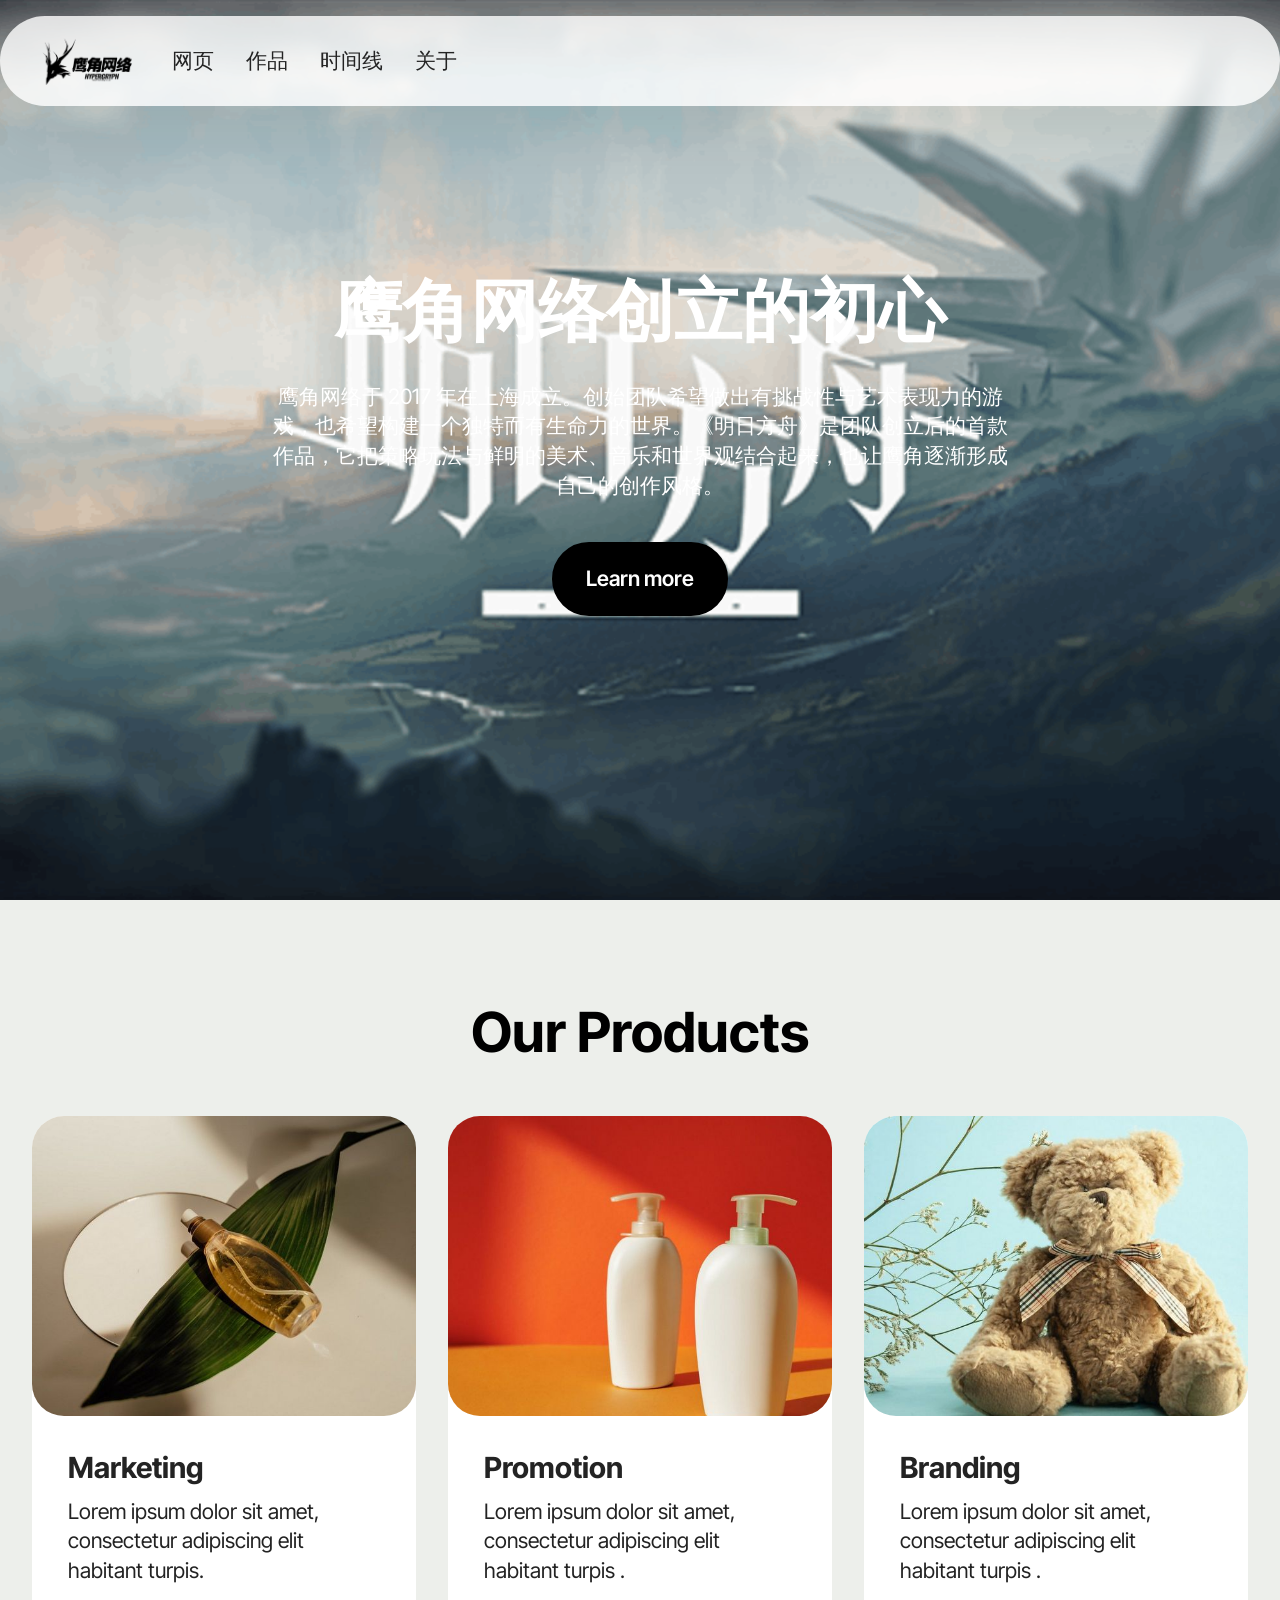
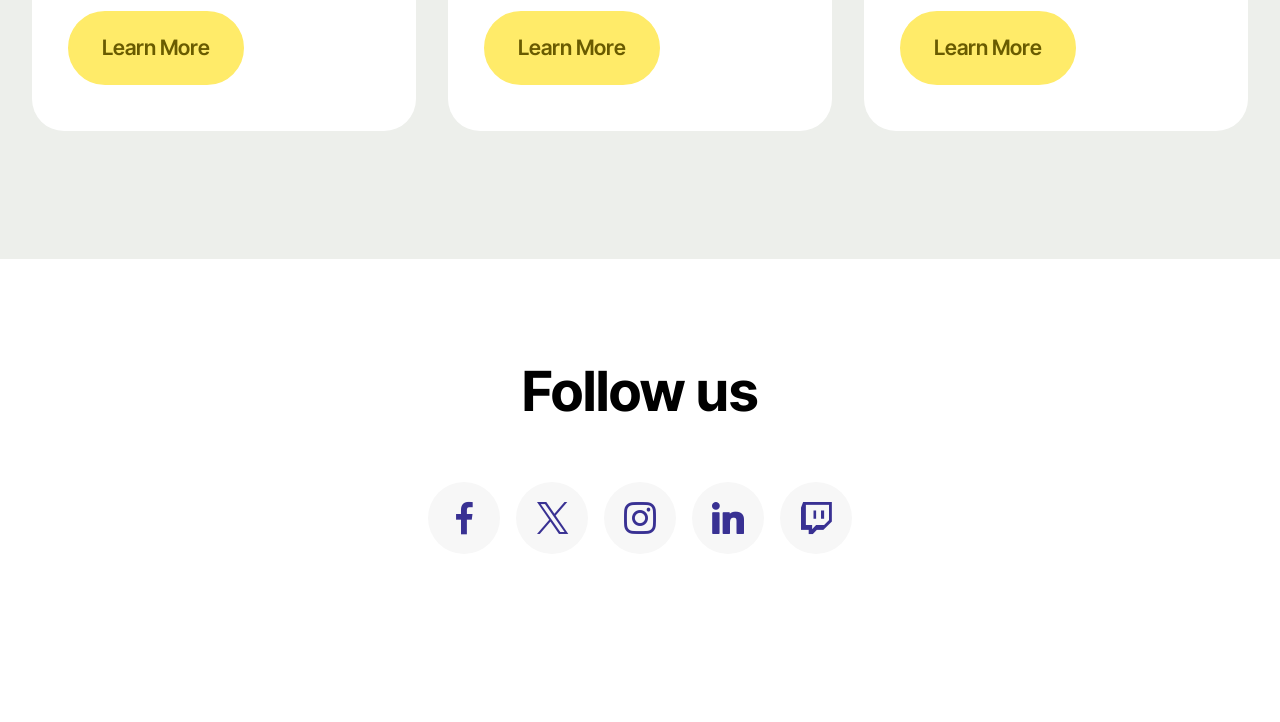
<file: index.html>
<!DOCTYPE html>
<html  >
<head>
  <!-- Site made with Mobirise Website Builder v6.1.12, https://mobirise.com -->
  <meta charset="UTF-8">
  <meta http-equiv="X-UA-Compatible" content="IE=edge">
  <meta name="generator" content="Mobirise v6.1.12, mobirise.com">
  <meta name="viewport" content="width=device-width, initial-scale=1, minimum-scale=1">
  <link rel="shortcut icon" href="assets/images/e688aae5b18f2026-10-05-e4b88be58d8812.42.33-removebg-preview-96x51.png" type="image/x-icon">
  <meta name="description" content="">
  
  
  <title>Home</title>
  <link rel="stylesheet" href="assets/web/assets/mobirise-icons2/mobirise2.css">
  <link rel="stylesheet" href="assets/bootstrap/css/bootstrap.min.css">
  <link rel="stylesheet" href="assets/animatecss/animate.css">
  <link rel="stylesheet" href="assets/dropdown/css/style.css">
  <link rel="stylesheet" href="assets/socicon/css/styles.css">
  <link rel="stylesheet" href="assets/theme/css/style.css">
  <link rel="preload" href="https://fonts.googleapis.com/css?family=Roboto:100,200,300,400,500,600,700,800,900,100i,200i,300i,400i,500i,600i,700i,800i,900i&display=swap" as="style" onload="this.onload=null;this.rel='stylesheet'">
  <noscript><link rel="stylesheet" href="https://fonts.googleapis.com/css?family=Roboto:100,200,300,400,500,600,700,800,900,100i,200i,300i,400i,500i,600i,700i,800i,900i&display=swap"></noscript>
  <link rel="preload" href="https://fonts.googleapis.com/css?family=Inter+Tight:100,200,300,400,500,600,700,800,900,100i,200i,300i,400i,500i,600i,700i,800i,900i&display=swap" as="style" onload="this.onload=null;this.rel='stylesheet'">
  <noscript><link rel="stylesheet" href="https://fonts.googleapis.com/css?family=Inter+Tight:100,200,300,400,500,600,700,800,900,100i,200i,300i,400i,500i,600i,700i,800i,900i&display=swap"></noscript>
  <link rel="preload" as="style" href="assets/mobirise/css/mbr-additional.css?v=lO3NOV"><link rel="stylesheet" href="assets/mobirise/css/mbr-additional.css?v=lO3NOV" type="text/css">

  
  
  
</head>
<body>
  
  <section data-bs-version="5.1" class="menu menu1 cid-vxL0fE7hzb" once="menu" id="menu01-2h">
	

	<nav class="navbar navbar-dropdown navbar-fixed-top navbar-expand-lg">
		<div class="container">
			<div class="navbar-brand">
				<span class="navbar-logo">
					<a href="https://mobiri.se">
						<img src="assets/images/e688aae5b18f2026-10-05-e4b88be58d8812.42.33-removebg-preview-96x51.png" alt="Mobirise Website Builder" style="height: 3rem;">
					</a>
				</span>
				
			</div>
			<button class="navbar-toggler" type="button" data-toggle="collapse" data-bs-toggle="collapse" data-target="#navbarSupportedContent" data-bs-target="#navbarSupportedContent" aria-controls="navbarNavAltMarkup" aria-expanded="false" aria-label="Toggle navigation">
				<div class="hamburger">
					<span></span>
					<span></span>
					<span></span>
					<span></span>
				</div>
			</button>
			<div class="collapse navbar-collapse" id="navbarSupportedContent">
				<ul class="navbar-nav nav-dropdown nav-right" data-app-modern-menu="true"><li class="nav-item">
						<a class="nav-link link text-black text-primary display-4" href="page1.html#header09-1l">网页</a>
					</li>
					<li class="nav-item">
						<a class="nav-link link text-black text-primary display-4" href="page1.html#features017-1x" aria-expanded="false">作品</a>
					</li>
					<li class="nav-item">
						<a class="nav-link link text-black text-primary display-4" href="page1.html#timeline02-1r">时间线</a>
					</li><li class="nav-item"><a class="nav-link link text-black text-primary display-4" href="page1.html#social05-2i">关于</a></li></ul>
				
				
			</div>
		</div>
	</nav>
</section>

<section data-bs-version="5.1" class="header09 startm5 cid-vxKZK9OTkR mbr-fullscreen" id="header09-2f">	
    
	
	
	<div class="container-fluid">
		<div class="row">
			<div class="content-wrap col-12 col-md-8">
				<h1 class="mbr-section-title mbr-fonts-style mbr-white mb-4 display-1"><strong>鹰角网络创立的初心</strong></h1>
				
				<p class="mbr-fonts-style mbr-text mbr-white mb-4 display-7">鹰角网络于 2017 年在上海成立。创始团队希望做出有挑战性与艺术表现力的游戏，也希望构建一个独特而有生命力的世界。《明日方舟》是团队创立后的首款作品，它把策略玩法与鲜明的美术、音乐和世界观结合起来，也让鹰角逐渐形成自己的创作风格。</p>
				<div class="mbr-section-btn"><a class="btn btn-danger display-7" href="https://mobiri.se">
						Learn more
					</a></div>
			</div>
		</div>
	</div>
</section>

<section data-bs-version="5.1" class="features4 start cid-vxL0bG3QeN" id="features04-2g">
	
	
	<div class="container">
		<div class="row justify-content-center">
			<div class="col-12 content-head">
				<div class="mbr-section-head mb-5">
					<h4 class="mbr-section-title mbr-fonts-style align-center mb-0 display-2">
						<strong>Our Products</strong>
					</h4>
					
					
				</div>
			</div>
		</div>
		<div class="row">
			<div class="item features-image col-12 col-md-6 col-lg-4">
				<div class="item-wrapper">
					<div class="item-img">
						<img src="assets/images/shop1.jpg" alt="Mobirise Website Builder">
					</div>
					<div class="item-content">
						<h5 class="item-title mbr-fonts-style display-5">
							<strong>Marketing</strong>
						</h5>
						<p class="mbr-text mbr-fonts-style display-7">
							Lorem ipsum dolor sit amet, consectetur adipiscing elit habitant turpis.
						</p>
						<div class="mbr-section-btn item-footer">
						<a href="" class="btn item-btn btn-primary display-7">Learn More</a>
					</div>
					</div>

				</div>
			</div>
			<div class="item features-image col-12 col-md-6 col-lg-4">
				<div class="item-wrapper">
					<div class="item-img">
						<img src="assets/images/shop2.jpg" alt="Mobirise Website Builder">
					</div>
					<div class="item-content">
						<h5 class="item-title mbr-fonts-style display-5">
							<strong>Promotion</strong>
						</h5>
						<p class="mbr-text mbr-fonts-style display-7">
							Lorem ipsum dolor sit amet, consectetur adipiscing elit habitant turpis .
						</p>
						<div class="mbr-section-btn item-footer">
							<a href="" class="btn item-btn btn-primary display-7">Learn More</a>
						</div>
					</div>
				</div>
			</div>
			<div class="item features-image col-12 col-md-6 col-lg-4">
				<div class="item-wrapper">
					<div class="item-img">
						<img src="assets/images/shop3.jpg" alt="Mobirise Website Builder">
					</div>
					<div class="item-content">
						<h5 class="item-title mbr-fonts-style display-5">
							<strong>Branding</strong>
						</h5>
						<p class="mbr-text mbr-fonts-style display-7">
							Lorem ipsum dolor sit amet, consectetur adipiscing elit habitant turpis .<br>
						</p>
						<div class="mbr-section-btn item-footer">
							<a href="" class="btn item-btn btn-primary display-7">Learn More</a>
						</div>
					</div>
				</div>
			</div>
		</div>
	</div>
</section>

<section data-bs-version="5.1" class="social05 cid-vxL1b5o5ys" id="social05-2i">
    

    

    <div class="container">
        <div class="row">
            <h3 class="mbr-section-title align-center mb-5 mbr-fonts-style display-2">
                <strong>Follow us</strong>
            </h3>
            <div class="col-12">
                <div class="social-row">
                    <div class="soc-item">
                        <a href="https://mobiri.se/" target="_blank">
                            <span class="mbr-iconfont socicon socicon-facebook"></span>
                        </a>
                    </div>
                    <div class="soc-item">
                        <a href="https://mobiri.se/" target="_blank">
                            <span class="mbr-iconfont socicon-twitter socicon"></span>
                        </a>
                    </div>
                    <div class="soc-item">
                        <a href="https://mobiri.se/" target="_blank">
                            <span class="mbr-iconfont socicon-instagram socicon"></span>
                        </a>
                    </div>
                    <div class="soc-item">
                        <a href="https://mobiri.se/" target="_blank">
                            <span class="mbr-iconfont socicon socicon-linkedin"></span>
                        </a>
                    </div>
                    <div class="soc-item">
                        <a href="https://mobiri.se/" target="_blank">
                            <span class="mbr-iconfont socicon socicon-twitch"></span>
                        </a>
                    </div>
                </div>
            </div>
        </div>
    </div>
</section><section class="display-7" style="padding: 0;align-items: center;justify-content: center;flex-wrap: wrap;    align-content: center;display: flex;position: relative;height: 4rem;"><a href="https://mobiri.se/5185854" style="flex: 1 1;height: 4rem;position: absolute;width: 100%;z-index: 1;"><img alt="" style="height: 4rem;" src="[data-uri]"></a><p style="margin: 0;text-align: center;" class="display-7">&#8204;</p><a style="z-index:1" href="https://mobirise.com/offline-website-builder.html">Offline Website Maker</a></section><script src="assets/bootstrap/js/bootstrap.bundle.min.js"></script>  <script src="assets/smoothscroll/smooth-scroll.js"></script>  <script src="assets/ytplayer/index.js"></script>  <script src="assets/dropdown/js/navbar-dropdown.js"></script>  <script src="assets/theme/js/script.js"></script>  
  
  
 <div id="scrollToTop" class="scrollToTop mbr-arrow-up"><a style="text-align: center;"><i class="mbr-arrow-up-icon mbr-arrow-up-icon-cm cm-icon cm-icon-smallarrow-up"></i></a></div>
    <input name="animation" type="hidden">
  </body>
</html>
</file>
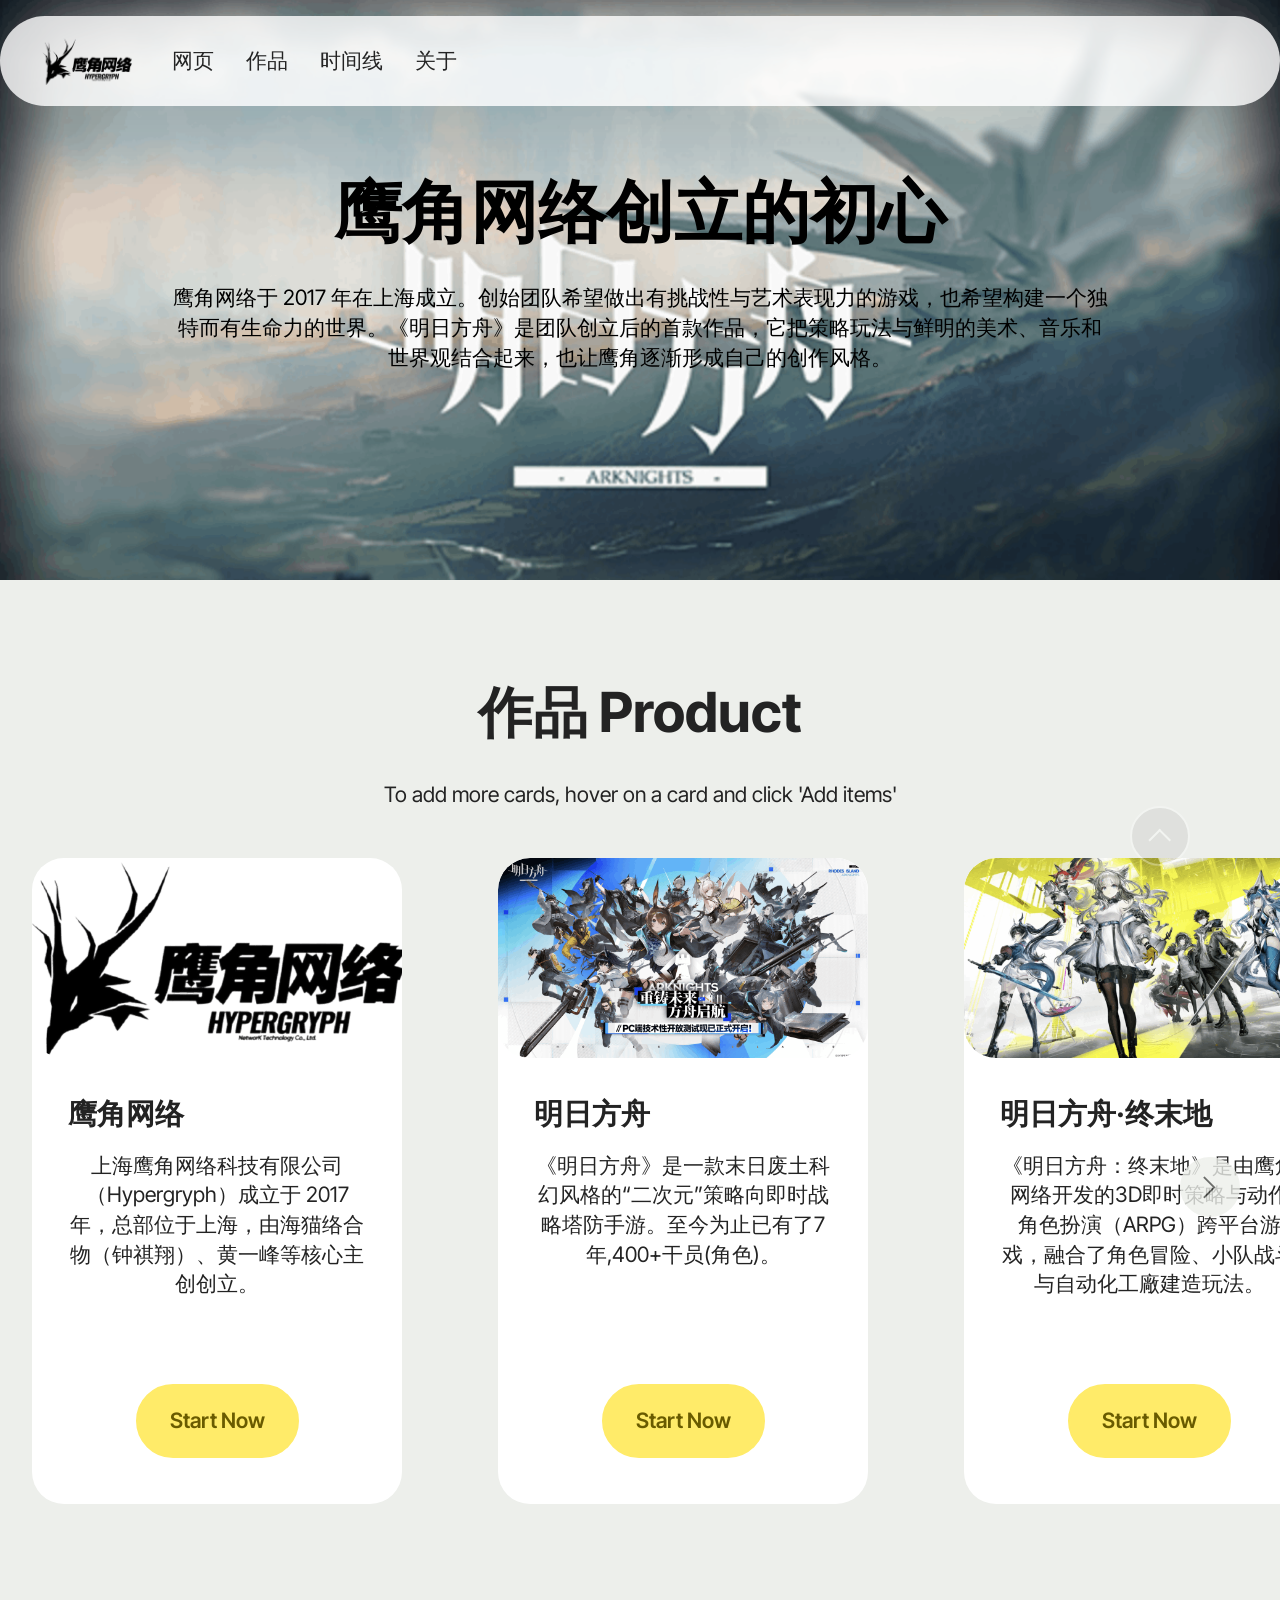
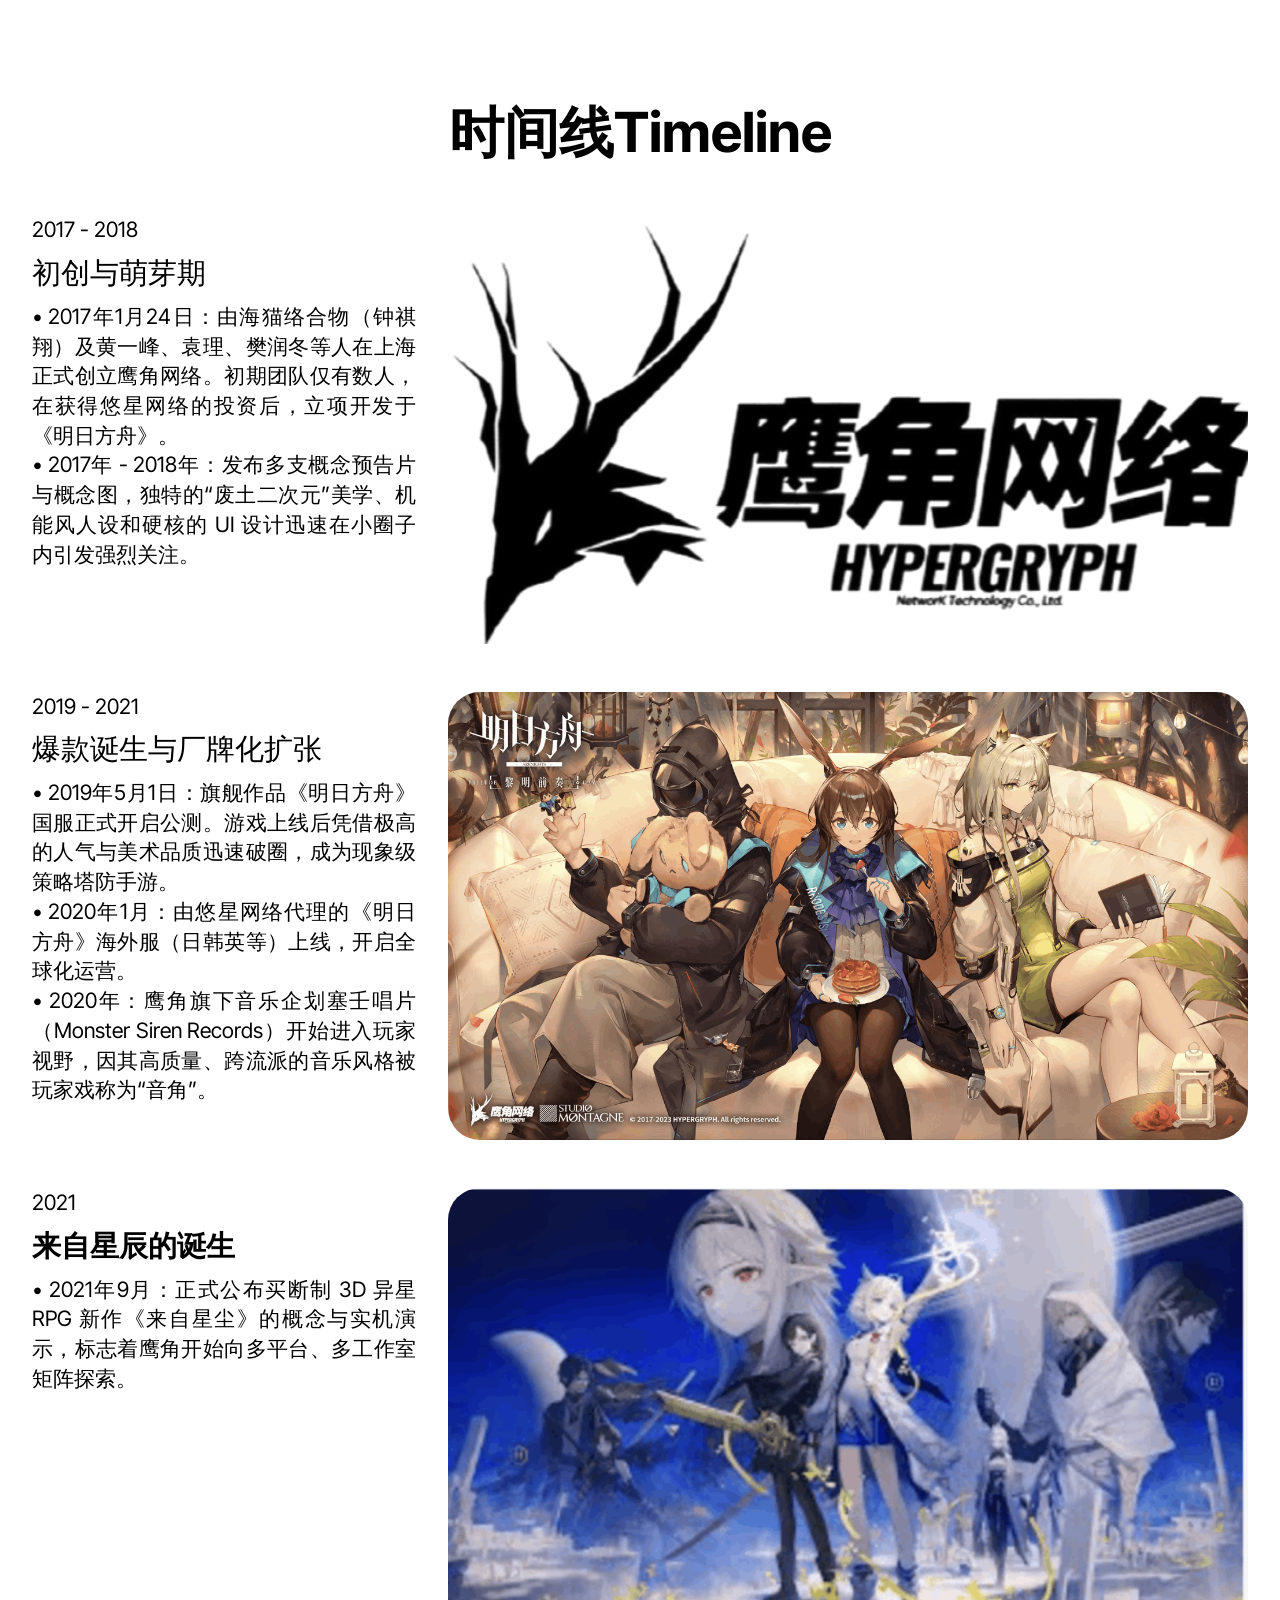
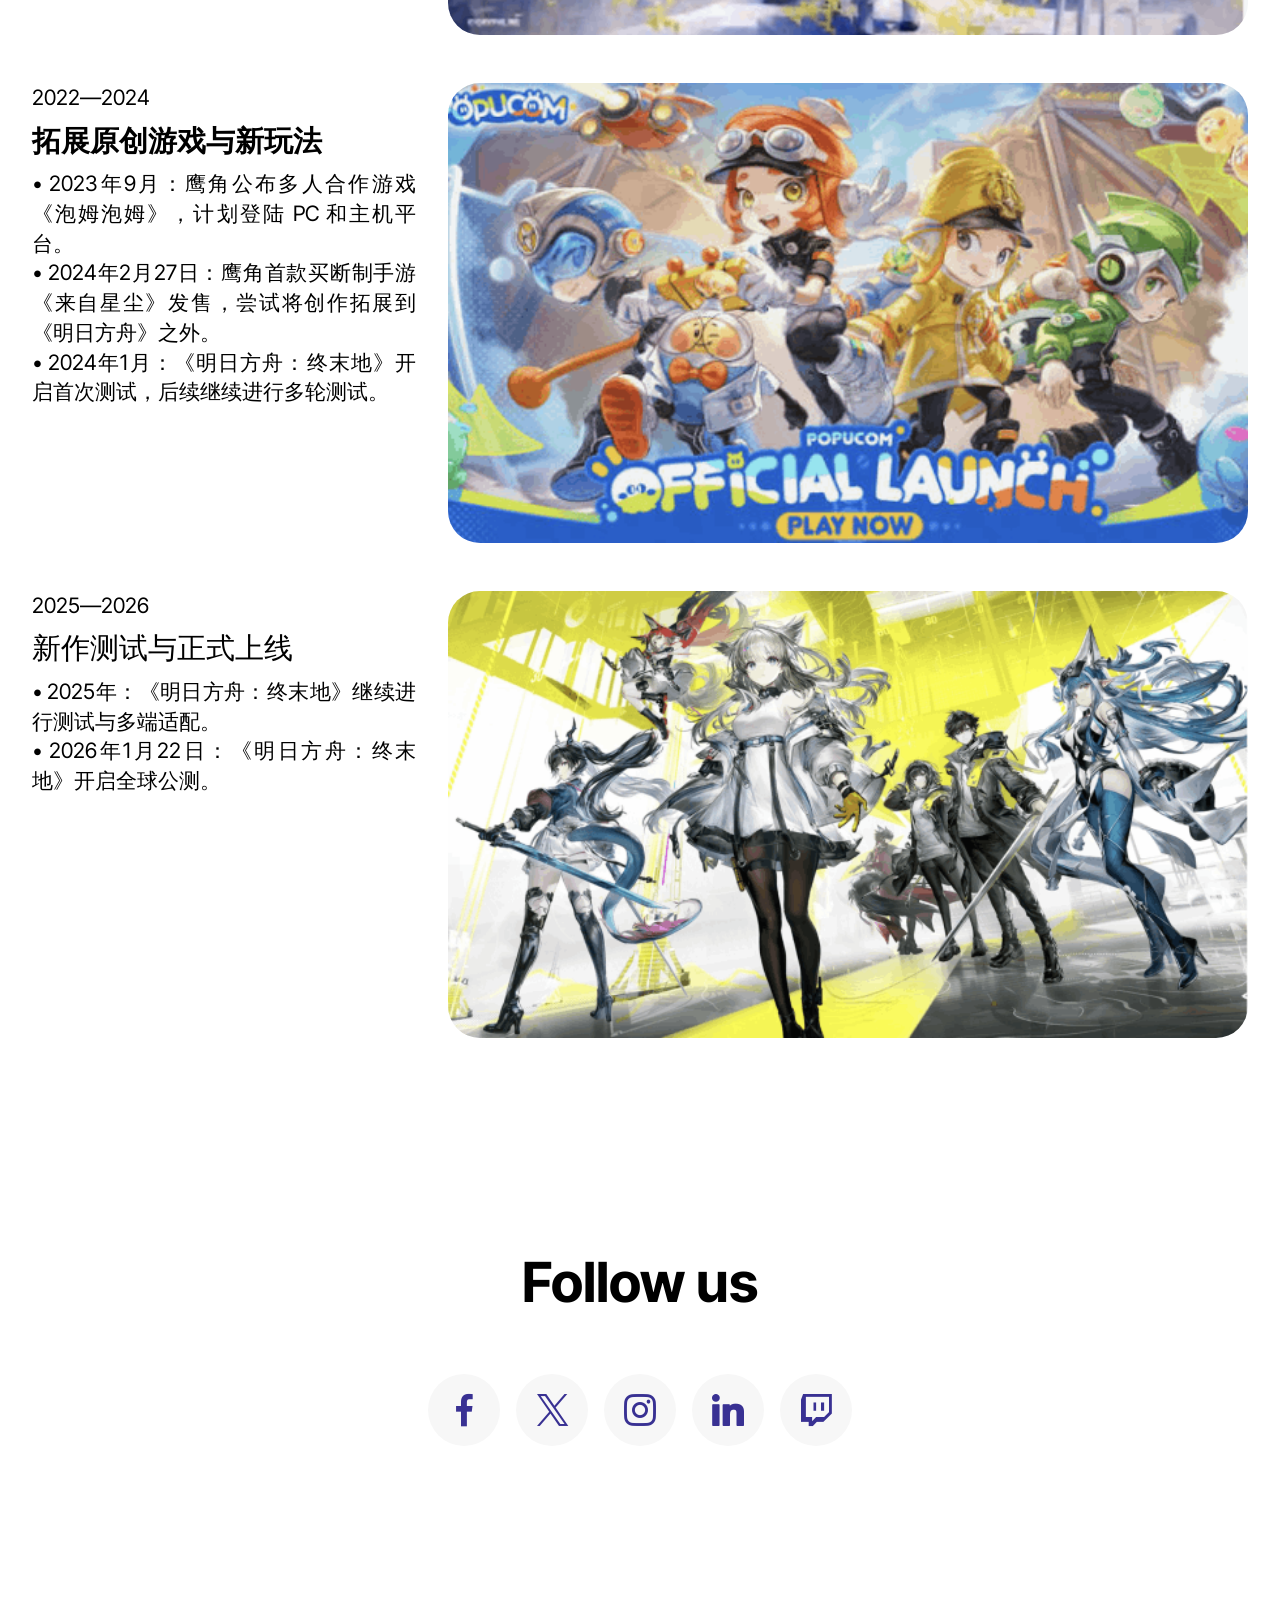
<file: page1.html>
<!DOCTYPE html>
<html  >
<head>
  <!-- Site made with Mobirise Website Builder v6.1.12, https://mobirise.com -->
  <meta charset="UTF-8">
  <meta http-equiv="X-UA-Compatible" content="IE=edge">
  <meta name="generator" content="Mobirise v6.1.12, mobirise.com">
  <meta name="viewport" content="width=device-width, initial-scale=1, minimum-scale=1">
  <link rel="shortcut icon" href="assets/images/e688aae5b18f2026-10-05-e4b88be58d8812.42.33-removebg-preview-96x51.png" type="image/x-icon">
  <meta name="description" content="">
  
  
  <title>Page 1</title>
  <link rel="stylesheet" href="assets/web/assets/mobirise-icons2/mobirise2.css">
  <link rel="stylesheet" href="assets/bootstrap/css/bootstrap.min.css">
  <link rel="stylesheet" href="assets/parallax/jarallax.css">
  <link rel="stylesheet" href="assets/animatecss/animate.css">
  <link rel="stylesheet" href="assets/dropdown/css/style.css">
  <link rel="stylesheet" href="assets/socicon/css/styles.css">
  <link rel="stylesheet" href="assets/theme/css/style.css">
  <link rel="preload" href="https://fonts.googleapis.com/css?family=Roboto:100,200,300,400,500,600,700,800,900,100i,200i,300i,400i,500i,600i,700i,800i,900i&display=swap" as="style" onload="this.onload=null;this.rel='stylesheet'">
  <noscript><link rel="stylesheet" href="https://fonts.googleapis.com/css?family=Roboto:100,200,300,400,500,600,700,800,900,100i,200i,300i,400i,500i,600i,700i,800i,900i&display=swap"></noscript>
  <link rel="preload" href="https://fonts.googleapis.com/css?family=Inter+Tight:100,200,300,400,500,600,700,800,900,100i,200i,300i,400i,500i,600i,700i,800i,900i&display=swap" as="style" onload="this.onload=null;this.rel='stylesheet'">
  <noscript><link rel="stylesheet" href="https://fonts.googleapis.com/css?family=Inter+Tight:100,200,300,400,500,600,700,800,900,100i,200i,300i,400i,500i,600i,700i,800i,900i&display=swap"></noscript>
  <link rel="preload" as="style" href="assets/mobirise/css/mbr-additional.css?v=ZbLKR1"><link rel="stylesheet" href="assets/mobirise/css/mbr-additional.css?v=ZbLKR1" type="text/css">

  
  
  
</head>
<body>
  
  <section data-bs-version="5.1" class="menu menu1 cid-vxL0fE7hzb" once="menu" id="menu01-2h">
	

	<nav class="navbar navbar-dropdown navbar-fixed-top navbar-expand-lg">
		<div class="container">
			<div class="navbar-brand">
				<span class="navbar-logo">
					<a href="https://mobiri.se">
						<img src="assets/images/e688aae5b18f2026-10-05-e4b88be58d8812.42.33-removebg-preview-96x51.png" alt="Mobirise Website Builder" style="height: 3rem;">
					</a>
				</span>
				
			</div>
			<button class="navbar-toggler" type="button" data-toggle="collapse" data-bs-toggle="collapse" data-target="#navbarSupportedContent" data-bs-target="#navbarSupportedContent" aria-controls="navbarNavAltMarkup" aria-expanded="false" aria-label="Toggle navigation">
				<div class="hamburger">
					<span></span>
					<span></span>
					<span></span>
					<span></span>
				</div>
			</button>
			<div class="collapse navbar-collapse" id="navbarSupportedContent">
				<ul class="navbar-nav nav-dropdown nav-right" data-app-modern-menu="true"><li class="nav-item">
						<a class="nav-link link text-black text-primary display-4" href="page1.html#header09-1l">网页</a>
					</li>
					<li class="nav-item">
						<a class="nav-link link text-black text-primary display-4" href="page1.html#features017-1x" aria-expanded="false">作品</a>
					</li>
					<li class="nav-item">
						<a class="nav-link link text-black text-primary display-4" href="page1.html#timeline02-1r">时间线</a>
					</li><li class="nav-item"><a class="nav-link link text-black text-primary display-4" href="page1.html#social05-2i">关于</a></li></ul>
				
				
			</div>
		</div>
	</nav>
</section>

<section data-bs-version="5.1" class="header09 startm5 cid-vx8Ox6Br1y mbr-parallax-background" id="header09-1l">	
    
	
	
	<div class="container-fluid">
		<div class="row">
			<div class="content-wrap col-12 col-md-10">
				<h1 class="mbr-section-title mbr-fonts-style mbr-white mb-4 display-1"><strong>鹰角网络创立的初心</strong></h1>
				
				<p class="mbr-fonts-style mbr-text mbr-white mb-4 display-7">鹰角网络于 2017 年在上海成立。创始团队希望做出有挑战性与艺术表现力的游戏，也希望构建一个独特而有生命力的世界。《明日方舟》是团队创立后的首款作品，它把策略玩法与鲜明的美术、音乐和世界观结合起来，也让鹰角逐渐形成自己的创作风格。</p>
				
			</div>
		</div>
	</div>
</section>

<section data-bs-version="5.1" class="features017 mbr-embla cid-vx9kKZTwCl" id="features017-1x">
	
	
	<div class="position-relative">
		<div class="container-fluid">
			<div class="row justify-content-center">
				<div class="col-12 content-head">
					<div class="mbr-section-head mb-5">
						<h4 class="mbr-section-title mbr-fonts-style align-center mb-0 display-2"><strong>作品 Product</strong></h4>
						<h5 class="mbr-section-subtitle mbr-fonts-style align-center mb-0 mt-4 display-7">
							To add more cards, hover on a card and click 'Add items'
						</h5>
					</div>
				</div>
			</div>
		</div>

		<div class="embla" data-skip-snaps="true" data-align="center" data-contain-scroll="trimSnaps" data-auto-play-interval="5" data-draggable="true">
			<div class="embla__viewport container-fluid">
				<div class="embla__container">
					<div class="embla__slide slider-image item active" style="margin-left: 3rem; margin-right: 3rem;">
						<div class="slide-content">
							<div class="item-img">
								<div class="item-wrapper">
									<img src="assets/images/e688aae5b18f2026-10-05-e4b88be58d8812.42.33-removebg-preview-600x319.png" alt="Mobirise Website Builder" title="" data-slide-to="0" data-bs-slide-to="0">
								</div>
							</div>
							<div class="item-content">
								<h5 class="item-title mbr-fonts-style display-5"><strong>鹰角网络</strong></h5>
								
								<p class="mbr-text mbr-fonts-style mt-3 display-7">上海鹰角网络科技有限公司（Hypergryph）成立于 2017 年，总部位于上海，由海猫络合物（钟祺翔）、黄一峰等核心主创创立。</p>
							</div>

							<div class="mbr-section-btn item-footer mt-2">
								<a href="" class="btn item-btn btn-primary display-7" target="_blank">Start Now</a>
							</div>
						</div>
					</div><div class="embla__slide slider-image item" style="margin-left: 3rem; margin-right: 3rem;">
						<div class="slide-content">
							<div class="item-img">
								<div class="item-wrapper">
									<img src="assets/images/e688aae5b18f2026-10-0520e4b88be58d881.17.24-600x338.png" alt="Mobirise Website Builder" title="" data-slide-to="1" data-bs-slide-to="1">
								</div>
							</div>
							<div class="item-content">
								<h5 class="item-title mbr-fonts-style display-5"><strong>明日方舟</strong></h5>
								
								<p class="mbr-text mbr-fonts-style mt-3 display-7">《明日方舟》是一款末日废土科幻风格的“二次元”策略向即时战略塔防手游。至今为止已有了7年,400+干员(角色)。</p>
							</div>

							<div class="mbr-section-btn item-footer mt-2">
								<a href="" class="btn item-btn btn-primary display-7" target="_blank">Start Now</a>
							</div>
						</div>
					</div><div class="embla__slide slider-image item" style="margin-left: 3rem; margin-right: 3rem;">
						<div class="slide-content">
							<div class="item-img">
								<div class="item-wrapper">
									<img src="assets/images/e688aae5b18f2026-10-0520e4b88be58d8812.56.55-600x336.png" alt="Mobirise Website Builder" title="" data-slide-to="2" data-bs-slide-to="2">
								</div>
							</div>
							<div class="item-content">
								<h5 class="item-title mbr-fonts-style display-5"><strong>明日方舟·终末地</strong></h5>
								
								<p class="mbr-text mbr-fonts-style mt-3 display-7">《明日方舟：终末地》是由鹰角网络开发的3D即时策略与动作角色扮演（ARPG）跨平台游戏，融合了角色冒险、小队战斗与自动化工廠建造玩法。</p>
							</div>

							<div class="mbr-section-btn item-footer mt-2">
								<a href="" class="btn item-btn btn-primary display-7" target="_blank">Start Now</a>
							</div>
						</div>
					</div><div class="embla__slide slider-image item" style="margin-left: 3rem; margin-right: 3rem;">
						<div class="slide-content">
							<div class="item-img">
								<div class="item-wrapper">
									<img src="assets/images/e688aae5b18f2026-10-0520e4b88be58d881.28.46-600x335.png" alt="Mobirise Website Builder" title="" data-slide-to="3" data-bs-slide-to="3">
								</div>
							</div>
							<div class="item-content">
								<h5 class="item-title mbr-fonts-style display-5"><strong>来自星辰</strong></h5>
								
								<p class="mbr-text mbr-fonts-style mt-3 display-7">《来自星尘》（Ex Astris）是由鹰角网络（觉醒波工作室）自主研发的3D半即时制回合RPG手游。它是鹰角网络推出的首款单人买断制作品，于2024年2月正式发售，定价为68元人民币（无内置抽卡与内购）。</p>
							</div>

							<div class="mbr-section-btn item-footer mt-2">
								<a href="" class="btn item-btn btn-primary display-7" target="_blank">Start Now</a>
							</div>
						</div>
					</div><div class="embla__slide slider-image item" style="margin-left: 3rem; margin-right: 3rem;">
						<div class="slide-content">
							<div class="item-img">
								<div class="item-wrapper">
									<img src="assets/images/e688aae5b18f2026-10-0520e4b88be58d881.36.11-600x336.png" alt="Mobirise Website Builder" title="" data-slide-to="4" data-bs-slide-to="4">
								</div>
							</div>
							<div class="item-content">
								<h5 class="item-title mbr-fonts-style display-5"><strong>泡姆泡姆 (POPUCOM)</strong></h5>
								
								<p class="mbr-text mbr-fonts-style mt-3 display-7">《泡姆泡姆》（POPUCOM）是鹰角网络自主研发的另一款3D多人合作平台冒险游戏。</p>
							</div>

							<div class="mbr-section-btn item-footer mt-2">
								<a href="" class="btn item-btn btn-primary display-7" target="_blank">Start Now</a>
							</div>
						</div>
					</div><div class="embla__slide slider-image item" style="margin-left: 3rem; margin-right: 3rem;">
						<div class="slide-content">
							<div class="item-img">
								<div class="item-wrapper">
									<img src="assets/images/e688aae5b18f2026-10-0520e4b88be58d881.40.56-600x599.png" alt="Mobirise Website Builder" title="" data-slide-to="5" data-bs-slide-to="5">
								</div>
							</div>
							<div class="item-content">
								<h5 class="item-title mbr-fonts-style display-5"><strong>森保岛</strong></h5>
								
								<p class="mbr-text mbr-fonts-style mt-3 display-7">森空岛是一款属于鹰角网络专为旗下游戏玩家打造的官方游戏玩家社区,国服版专用。</p>
							</div>

							<div class="mbr-section-btn item-footer mt-2">
								<a href="" class="btn item-btn btn-primary display-7" target="_blank">Start Now</a>
							</div>
						</div>
					</div><div class="embla__slide slider-image item" style="margin-left: 3rem; margin-right: 3rem;">
						<div class="slide-content">
							<div class="item-img">
								<div class="item-wrapper">
									<img src="assets/images/e688aae5b18f2026-10-0520e4b88be58d881.57.45-600x579.png" alt="Mobirise Website Builder" title="" data-slide-to="6" data-bs-slide-to="6">
								</div>
							</div>
							<div class="item-content">
								<h5 class="item-title mbr-fonts-style display-5"><strong>SKport</strong></h5>
								
								<p class="mbr-text mbr-fonts-style mt-3 display-7">SKport是一款属于鹰角网络专为旗下游戏玩家打造的官方游戏玩家社区,国际版专用。</p>
							</div>

							<div class="mbr-section-btn item-footer mt-2">
								<a href="" class="btn item-btn btn-primary display-7" target="_blank">Start Now</a>
							</div>
						</div>
					</div>
					
					
					
					
					
					
					
				</div>
			</div>
			<button class="embla__button embla__button--prev">
				<span class="mobi-mbri mobi-mbri-arrow-prev mbr-iconfont" aria-hidden="true"></span>
				<span class="sr-only visually-hidden visually-hidden visually-hidden">Previous</span>
			</button>
			<button class="embla__button embla__button--next">
				<span class="mobi-mbri mobi-mbri-arrow-next mbr-iconfont" aria-hidden="true"></span>
				<span class="sr-only visually-hidden visually-hidden visually-hidden">Next</span>
			</button>
		</div>
	</div>
</section>

<section data-bs-version="5.1" class="timeline02 cid-vx8QFfDp5m" id="timeline02-1r">
  
  <div class="container">
    <div class="row justify-content-center">
      <div class="col-12 mb-5 content-head">
        <h3 class="mbr-section-title mbr-fonts-style align-center mb-0 display-2">
          <strong>时间线Timeline</strong>
        </h3>
        
      </div>
    </div>
    
    <div class="row justify-content-center item features-without-image active">
      <div class="col-12 col-lg">
        <p class="mbr-card-subtitle mbr-fonts-style mt-0 mb-2 display-7">2017 - 2018</p>
        <h4 class="mbr-card-title mbr-fonts-style mt-0 mb-2 display-5">初创与萌芽期</h4>
        <p class="mbr-text mbr-fonts-style mt-0 display-7">• 2017年1月24日：由海猫络合物（钟祺翔）及黄一峰、袁理、樊润冬等人在上海正式创立鹰角网络。初期团队仅有数人，在获得悠星网络的投资后，立项开发于《明日方舟》。<br>• 2017年 - 2018年：发布多支概念预告片与概念图，独特的“废土二次元”美学、机能风人设和硬核的 UI 设计迅速在小圈子内引发强烈关注。</p>
      </div>
      <div class="col-md-12 col-lg-8 item-wrapper">
        <div class="image-wrapper mb-5">
          <img src="assets/images/e688aae5b18f2026-10-05-e4b88be58d8812.42.33-removebg-preview-685x364.png" alt="Mobirise Website Builder" data-slide-to="0" data-bs-slide-to="0">
        </div>
      </div>
    </div><div class="row justify-content-center item features-without-image">
      <div class="col-12 col-lg">
        <p class="mbr-card-subtitle mbr-fonts-style mt-0 mb-2 display-7">2019 - 2021</p>
        <h4 class="mbr-card-title mbr-fonts-style mt-0 mb-2 display-5">爆款诞生与厂牌化扩张</h4>
        <p class="mbr-text mbr-fonts-style mt-0 display-7">• 2019年5月1日：旗舰作品《明日方舟》国服正式开启公测。游戏上线后凭借极高的人气与美术品质迅速破圈，成为现象级策略塔防手游。<br>• 2020年1月：由悠星网络代理的《明日方舟》海外服（日韩英等）上线，开启全球化运营。<br>• 2020年：鹰角旗下音乐企划塞壬唱片（Monster Siren Records）开始进入玩家视野，因其高质量、跨流派的音乐风格被玩家戏称为“音角”。<br><br></p>
      </div>
      <div class="col-md-12 col-lg-8 item-wrapper">
        <div class="image-wrapper mb-5">
          <img src="assets/images/e688aae5b18f2026-10-0620e4b88be58d882.34.43-1384x776.png" alt="Mobirise Website Builder" data-slide-to="2" data-bs-slide-to="1">
        </div>
      </div>
    </div><div class="row justify-content-center item features-without-image">
      <div class="col-12 col-lg">
        <p class="mbr-card-subtitle mbr-fonts-style mt-0 mb-2 display-7">
          2021</p>
        <h4 class="mbr-card-title mbr-fonts-style mt-0 mb-2 display-5"><strong>来自星辰的诞生</strong></h4>
        <p class="mbr-text mbr-fonts-style mt-0 display-7">• 2021年9月：正式公布买断制 3D 异星 RPG 新作《来自星尘》的概念与实机演示，标志着鹰角开始向多平台、多工作室矩阵探索。</p>
      </div>
      <div class="col-md-12 col-lg-8 item-wrapper">
        <div class="image-wrapper mb-5">
          <img src="assets/images/e688aae5b18f2026-10-0520e4b88be58d881.28.46-600x335.png" alt="Mobirise Website Builder" data-slide-to="3" data-bs-slide-to="3">
        </div>
      </div>
    </div><div class="row justify-content-center item features-without-image">
      <div class="col-12 col-lg">
        <p class="mbr-card-subtitle mbr-fonts-style mt-0 mb-2 display-7">2022—2024<br></p>
        <h4 class="mbr-card-title mbr-fonts-style mt-0 mb-2 display-5"><strong>拓展原创游戏与新玩法</strong></h4>
        <p class="mbr-text mbr-fonts-style mt-0 display-7">• 2023年9月：鹰角公布多人合作游戏《泡姆泡姆》，计划登陆 PC 和主机平台。<br>• 2024年2月27日：鹰角首款买断制手游《来自星尘》发售，尝试将创作拓展到《明日方舟》之外。<br>• 2024年1月：《明日方舟：终末地》开启首次测试，后续继续进行多轮测试。</p>
      </div>
      <div class="col-md-12 col-lg-8 item-wrapper">
        <div class="image-wrapper mb-5">
          <img src="assets/images/e688aae5b18f2026-10-0720e4b88be58d8810.45.34-536x318.png" alt="Mobirise Website Builder" data-slide-to="3" data-bs-slide-to="4">
        </div>
      </div>
    </div><div class="row justify-content-center item features-without-image">
      <div class="col-12 col-lg">
        <p class="mbr-card-subtitle mbr-fonts-style mt-0 mb-2 display-7">2025—2026</p>
        <h4 class="mbr-card-title mbr-fonts-style mt-0 mb-2 display-5">新作测试与正式上线</h4>
        <p class="mbr-text mbr-fonts-style mt-0 display-7">•&nbsp;2025年：《明日方舟：终末地》继续进行测试与多端适配。<br>• 2026年1月22日：《明日方舟：终末地》开启全球公测。</p>
      </div>
      <div class="col-md-12 col-lg-8 item-wrapper">
        <div class="image-wrapper mb-5">
          <img src="assets/images/e688aae5b18f2026-10-0520e4b88be58d8812.56.55-613x343.png" alt="Mobirise Website Builder" data-slide-to="4" data-bs-slide-to="5">
        </div>
      </div>
    </div>
  </div>
</section>

<section data-bs-version="5.1" class="social05 cid-vxL1b5o5ys" id="social05-2i">
    

    

    <div class="container">
        <div class="row">
            <h3 class="mbr-section-title align-center mb-5 mbr-fonts-style display-2">
                <strong>Follow us</strong>
            </h3>
            <div class="col-12">
                <div class="social-row">
                    <div class="soc-item">
                        <a href="https://mobiri.se/" target="_blank">
                            <span class="mbr-iconfont socicon socicon-facebook"></span>
                        </a>
                    </div>
                    <div class="soc-item">
                        <a href="https://mobiri.se/" target="_blank">
                            <span class="mbr-iconfont socicon-twitter socicon"></span>
                        </a>
                    </div>
                    <div class="soc-item">
                        <a href="https://mobiri.se/" target="_blank">
                            <span class="mbr-iconfont socicon-instagram socicon"></span>
                        </a>
                    </div>
                    <div class="soc-item">
                        <a href="https://mobiri.se/" target="_blank">
                            <span class="mbr-iconfont socicon socicon-linkedin"></span>
                        </a>
                    </div>
                    <div class="soc-item">
                        <a href="https://mobiri.se/" target="_blank">
                            <span class="mbr-iconfont socicon socicon-twitch"></span>
                        </a>
                    </div>
                </div>
            </div>
        </div>
    </div>
</section><section class="display-7" style="padding: 0;align-items: center;justify-content: center;flex-wrap: wrap;    align-content: center;display: flex;position: relative;height: 4rem;"><a href="https://mobiri.se/5185854" style="flex: 1 1;height: 4rem;position: absolute;width: 100%;z-index: 1;"><img alt="" style="height: 4rem;" src="[data-uri]"></a><p style="margin: 0;text-align: center;" class="display-7">&#8204;</p><a style="z-index:1" href="https://mobirise.com/builder/ai-website-maker.html">Free AI Website Maker</a></section><script src="assets/bootstrap/js/bootstrap.bundle.min.js"></script>  <script src="assets/parallax/jarallax.js"></script>  <script src="assets/smoothscroll/smooth-scroll.js"></script>  <script src="assets/ytplayer/index.js"></script>  <script src="assets/embla/embla.min.js"></script>  <script src="assets/embla/script.js"></script>  <script src="assets/dropdown/js/navbar-dropdown.js"></script>  <script src="assets/theme/js/script.js"></script>  
  
  
 <div id="scrollToTop" class="scrollToTop mbr-arrow-up"><a style="text-align: center;"><i class="mbr-arrow-up-icon mbr-arrow-up-icon-cm cm-icon cm-icon-smallarrow-up"></i></a></div>
    <input name="animation" type="hidden">
  </body>
</html>
</file>
<file: assets/web/assets/mobirise-icons2/mobirise2.css>
@font-face {
  font-family: 'Moririse2';
  font-display: swap;
  src:  url('mobirise2.eot?f2bix4');
  src:  url('mobirise2.eot?f2bix4#iefix') format('embedded-opentype'),
    url('mobirise2.woff2?f2bix4') format('woff2'),
    url('mobirise2.woff?f2bix4') format('woff'),
    url('mobirise2.ttf?f2bix4') format('truetype'),
    url('mobirise2.svg?f2bix4#mobirise2') format('svg');
  font-weight: normal;
  font-style: normal;
}

[class^="mobi-"], [class*=" mobi-"] {
  /* use !important to prevent issues with browser extensions that change fonts */
  font-family: 'Moririse2' !important;
  speak: none;
  font-style: normal;
  font-weight: normal;
  font-variant: normal;
  text-transform: none;
  line-height: 1;

  /* Better Font Rendering =========== */
  -webkit-font-smoothing: antialiased;
  -moz-osx-font-smoothing: grayscale;
}

.mobi-mbri-add-submenu:before {
  content: "\e900";
}
.mobi-mbri-alert:before {
  content: "\e901";
}
.mobi-mbri-align-center:before {
  content: "\e902";
}
.mobi-mbri-align-justify:before {
  content: "\e903";
}
.mobi-mbri-align-left:before {
  content: "\e904";
}
.mobi-mbri-align-right:before {
  content: "\e905";
}
.mobi-mbri-android:before {
  content: "\e906";
}
.mobi-mbri-apple:before {
  content: "\e907";
}
.mobi-mbri-arrow-down:before {
  content: "\e908";
}
.mobi-mbri-arrow-next:before {
  content: "\e909";
}
.mobi-mbri-arrow-prev:before {
  content: "\e90a";
}
.mobi-mbri-arrow-up:before {
  content: "\e90b";
}
.mobi-mbri-bold:before {
  content: "\e90c";
}
.mobi-mbri-bookmark:before {
  content: "\e90d";
}
.mobi-mbri-bootstrap:before {
  content: "\e90e";
}
.mobi-mbri-briefcase:before {
  content: "\e90f";
}
.mobi-mbri-browse:before {
  content: "\e910";
}
.mobi-mbri-bulleted-list:before {
  content: "\e911";
}
.mobi-mbri-calendar:before {
  content: "\e912";
}
.mobi-mbri-camera:before {
  content: "\e913";
}
.mobi-mbri-cart-add:before {
  content: "\e914";
}
.mobi-mbri-cart-full:before {
  content: "\e915";
}
.mobi-mbri-cash:before {
  content: "\e916";
}
.mobi-mbri-change-style:before {
  content: "\e917";
}
.mobi-mbri-chat:before {
  content: "\e918";
}
.mobi-mbri-clock:before {
  content: "\e919";
}
.mobi-mbri-close:before {
  content: "\e91a";
}
.mobi-mbri-cloud:before {
  content: "\e91b";
}
.mobi-mbri-code:before {
  content: "\e91c";
}
.mobi-mbri-contact-form:before {
  content: "\e91d";
}
.mobi-mbri-credit-card:before {
  content: "\e91e";
}
.mobi-mbri-cursor-click:before {
  content: "\e91f";
}
.mobi-mbri-cust-feedback:before {
  content: "\e920";
}
.mobi-mbri-database:before {
  content: "\e921";
}
.mobi-mbri-delivery:before {
  content: "\e922";
}
.mobi-mbri-desktop:before {
  content: "\e923";
}
.mobi-mbri-devices:before {
  content: "\e924";
}
.mobi-mbri-down:before {
  content: "\e925";
}
.mobi-mbri-download-2:before {
  content: "\e926";
}
.mobi-mbri-download:before {
  content: "\e927";
}
.mobi-mbri-drag-n-drop-2:before {
  content: "\e928";
}
.mobi-mbri-drag-n-drop:before {
  content: "\e929";
}
.mobi-mbri-edit-2:before {
  content: "\e92a";
}
.mobi-mbri-edit:before {
  content: "\e92b";
}
.mobi-mbri-error:before {
  content: "\e92c";
}
.mobi-mbri-extension:before {
  content: "\e92d";
}
.mobi-mbri-features:before {
  content: "\e92e";
}
.mobi-mbri-file:before {
  content: "\e92f";
}
.mobi-mbri-flag:before {
  content: "\e930";
}
.mobi-mbri-folder:before {
  content: "\e931";
}
.mobi-mbri-gift:before {
  content: "\e932";
}
.mobi-mbri-github:before {
  content: "\e933";
}
.mobi-mbri-globe-2:before {
  content: "\e934";
}
.mobi-mbri-globe:before {
  content: "\e935";
}
.mobi-mbri-growing-chart:before {
  content: "\e936";
}
.mobi-mbri-hearth:before {
  content: "\e937";
}
.mobi-mbri-help:before {
  content: "\e938";
}
.mobi-mbri-home:before {
  content: "\e939";
}
.mobi-mbri-hot-cup:before {
  content: "\e93a";
}
.mobi-mbri-idea:before {
  content: "\e93b";
}
.mobi-mbri-image-gallery:before {
  content: "\e93c";
}
.mobi-mbri-image-slider:before {
  content: "\e93d";
}
.mobi-mbri-info:before {
  content: "\e93e";
}
.mobi-mbri-italic:before {
  content: "\e93f";
}
.mobi-mbri-key:before {
  content: "\e940";
}
.mobi-mbri-laptop:before {
  content: "\e941";
}
.mobi-mbri-layers:before {
  content: "\e942";
}
.mobi-mbri-left-right:before {
  content: "\e943";
}
.mobi-mbri-left:before {
  content: "\e944";
}
.mobi-mbri-letter:before {
  content: "\e945";
}
.mobi-mbri-like:before {
  content: "\e946";
}
.mobi-mbri-link:before {
  content: "\e947";
}
.mobi-mbri-lock:before {
  content: "\e948";
}
.mobi-mbri-login:before {
  content: "\e949";
}
.mobi-mbri-logout:before {
  content: "\e94a";
}
.mobi-mbri-magic-stick:before {
  content: "\e94b";
}
.mobi-mbri-map-pin:before {
  content: "\e94c";
}
.mobi-mbri-menu:before {
  content: "\e94d";
}
.mobi-mbri-mobile-2:before {
  content: "\e94e";
}
.mobi-mbri-mobile-horizontal:before {
  content: "\e94f";
}
.mobi-mbri-mobile:before {
  content: "\e950";
}
.mobi-mbri-mobirise:before {
  content: "\e951";
}
.mobi-mbri-more-horizontal:before {
  content: "\e952";
}
.mobi-mbri-more-vertical:before {
  content: "\e953";
}
.mobi-mbri-music:before {
  content: "\e954";
}
.mobi-mbri-new-file:before {
  content: "\e955";
}
.mobi-mbri-numbered-list:before {
  content: "\e956";
}
.mobi-mbri-opened-folder:before {
  content: "\e957";
}
.mobi-mbri-pages:before {
  content: "\e958";
}
.mobi-mbri-paper-plane:before {
  content: "\e959";
}
.mobi-mbri-paperclip:before {
  content: "\e95a";
}
.mobi-mbri-phone:before {
  content: "\e95b";
}
.mobi-mbri-photo:before {
  content: "\e95c";
}
.mobi-mbri-photos:before {
  content: "\e95d";
}
.mobi-mbri-pin:before {
  content: "\e95e";
}
.mobi-mbri-play:before {
  content: "\e95f";
}
.mobi-mbri-plus:before {
  content: "\e960";
}
.mobi-mbri-preview:before {
  content: "\e961";
}
.mobi-mbri-print:before {
  content: "\e962";
}
.mobi-mbri-protect:before {
  content: "\e963";
}
.mobi-mbri-question:before {
  content: "\e964";
}
.mobi-mbri-quote-left:before {
  content: "\e965";
}
.mobi-mbri-quote-right:before {
  content: "\e966";
}
.mobi-mbri-redo:before {
  content: "\e967";
}
.mobi-mbri-refresh:before {
  content: "\e968";
}
.mobi-mbri-responsive-2:before {
  content: "\e969";
}
.mobi-mbri-responsive:before {
  content: "\e96a";
}
.mobi-mbri-right:before {
  content: "\e96b";
}
.mobi-mbri-rocket:before {
  content: "\e96c";
}
.mobi-mbri-sad-face:before {
  content: "\e96d";
}
.mobi-mbri-sale:before {
  content: "\e96e";
}
.mobi-mbri-save:before {
  content: "\e96f";
}
.mobi-mbri-search:before {
  content: "\e970";
}
.mobi-mbri-setting-2:before {
  content: "\e971";
}
.mobi-mbri-setting-3:before {
  content: "\e972";
}
.mobi-mbri-setting:before {
  content: "\e973";
}
.mobi-mbri-share:before {
  content: "\e974";
}
.mobi-mbri-shopping-bag:before {
  content: "\e975";
}
.mobi-mbri-shopping-basket:before {
  content: "\e976";
}
.mobi-mbri-shopping-cart:before {
  content: "\e977";
}
.mobi-mbri-sites:before {
  content: "\e978";
}
.mobi-mbri-smile-face:before {
  content: "\e979";
}
.mobi-mbri-speed:before {
  content: "\e97a";
}
.mobi-mbri-star:before {
  content: "\e97b";
}
.mobi-mbri-success:before {
  content: "\e97c";
}
.mobi-mbri-sun:before {
  content: "\e97d";
}
.mobi-mbri-sun2:before {
  content: "\e97e";
}
.mobi-mbri-tablet-vertical:before {
  content: "\e97f";
}
.mobi-mbri-tablet:before {
  content: "\e980";
}
.mobi-mbri-target:before {
  content: "\e981";
}
.mobi-mbri-timer:before {
  content: "\e982";
}
.mobi-mbri-to-ftp:before {
  content: "\e983";
}
.mobi-mbri-to-local-drive:before {
  content: "\e984";
}
.mobi-mbri-touch-swipe:before {
  content: "\e985";
}
.mobi-mbri-touch:before {
  content: "\e986";
}
.mobi-mbri-trash:before {
  content: "\e987";
}
.mobi-mbri-underline:before {
  content: "\e988";
}
.mobi-mbri-undo:before {
  content: "\e989";
}
.mobi-mbri-unlink:before {
  content: "\e98a";
}
.mobi-mbri-unlock:before {
  content: "\e98b";
}
.mobi-mbri-up-down:before {
  content: "\e98c";
}
.mobi-mbri-up:before {
  content: "\e98d";
}
.mobi-mbri-update:before {
  content: "\e98e";
}
.mobi-mbri-upload-2:before {
  content: "\e98f";
}
.mobi-mbri-upload:before {
  content: "\e990";
}
.mobi-mbri-user-2:before {
  content: "\e991";
}
.mobi-mbri-user:before {
  content: "\e992";
}
.mobi-mbri-users:before {
  content: "\e993";
}
.mobi-mbri-video-play:before {
  content: "\e994";
}
.mobi-mbri-video:before {
  content: "\e995";
}
.mobi-mbri-watch:before {
  content: "\e996";
}
.mobi-mbri-website-theme-2:before {
  content: "\e997";
}
.mobi-mbri-website-theme:before {
  content: "\e998";
}
.mobi-mbri-wifi:before {
  content: "\e999";
}
.mobi-mbri-windows:before {
  content: "\e99a";
}
.mobi-mbri-zoom-in:before {
  content: "\e99b";
}
.mobi-mbri-zoom-out:before {
  content: "\e99c";
}
</file>
<file: assets/dropdown/css/style.css>
.navbar-dropdown {
  left: 0;
  padding: 0;
  position: absolute;
  right: 0;
  top: 0;
  transition: all 0.45s ease;
  z-index: 1030;
  background: #282828; }
  .navbar-dropdown .navbar-logo {
    margin-right: 0.8rem;
    transition: margin 0.3s ease-in-out;
    vertical-align: middle; }
    .navbar-dropdown .navbar-logo img {
      height: 3.125rem;
      transition: all 0.3s ease-in-out; }
    .navbar-dropdown .navbar-logo.mbr-iconfont {
      font-size: 3.125rem;
      line-height: 3.125rem; }
  .navbar-dropdown .navbar-caption {
    font-weight: 700;
    white-space: normal;
    vertical-align: -4px;
    line-height: 3.125rem !important; }
    .navbar-dropdown .navbar-caption, .navbar-dropdown .navbar-caption:hover {
      color: inherit;
      text-decoration: none; }
  .navbar-dropdown .mbr-iconfont + .navbar-caption {
    vertical-align: -1px; }
  .navbar-dropdown.navbar-fixed-top {
    position: fixed; }
  .navbar-dropdown .navbar-brand span {
    vertical-align: -4px; }
  .navbar-dropdown.bg-color.transparent {
    background: none; }
  .navbar-dropdown.navbar-short .navbar-brand {
    padding: 0.625rem 0; }
    .navbar-dropdown.navbar-short .navbar-brand span {
      vertical-align: -1px; }
  .navbar-dropdown.navbar-short .navbar-caption {
    line-height: 2.375rem !important;
    vertical-align: -2px; }
  .navbar-dropdown.navbar-short .navbar-logo {
    margin-right: 0.5rem; }
    .navbar-dropdown.navbar-short .navbar-logo img {
      height: 2.375rem; }
    .navbar-dropdown.navbar-short .navbar-logo.mbr-iconfont {
      font-size: 2.375rem;
      line-height: 2.375rem; }
  .navbar-dropdown.navbar-short .mbr-table-cell {
    height: 3.625rem; }
  .navbar-dropdown .navbar-close {
    left: 0.6875rem;
    position: fixed;
    top: 0.75rem;
    z-index: 1000; }
  .navbar-dropdown .hamburger-icon {
    content: "";
    display: inline-block;
    vertical-align: middle;
    width: 16px;
    -webkit-box-shadow: 0 -6px 0 1px #282828,0 0 0 1px #282828,0 6px 0 1px #282828;
    -moz-box-shadow: 0 -6px 0 1px #282828,0 0 0 1px #282828,0 6px 0 1px #282828;
    box-shadow: 0 -6px 0 1px #282828,0 0 0 1px #282828,0 6px 0 1px #282828; }

.dropdown-menu .dropdown-toggle[data-toggle="dropdown-submenu"]::after {
  border-bottom: 0.35em solid transparent;
  border-left: 0.35em solid;
  border-right: 0;
  border-top: 0.35em solid transparent;
  margin-left: 0.3rem; }

.dropdown-menu .dropdown-item:focus {
  outline: 0; }

.nav-dropdown {
  font-size: 0.75rem;
  font-weight: 500;
  height: auto !important; }
  .nav-dropdown .nav-btn {
    padding-left: 1rem; }
  .nav-dropdown .link {
    margin: .667em 1.667em;
    font-weight: 500;
    padding: 0;
    transition: color .2s ease-in-out; }
    .nav-dropdown .link.dropdown-toggle {
      margin-right: 2.583em; }
      .nav-dropdown .link.dropdown-toggle::after {
        margin-left: .25rem;
        border-top: 0.35em solid;
        border-right: 0.35em solid transparent;
        border-left: 0.35em solid transparent;
        border-bottom: 0; }
      .nav-dropdown .link.dropdown-toggle[aria-expanded="true"] {
        margin: 0;
        padding: 0.667em 3.263em  0.667em 1.667em; }
  .nav-dropdown .link::after,
  .nav-dropdown .dropdown-item::after {
    color: inherit; }
  .nav-dropdown .btn {
    font-size: 0.75rem;
    font-weight: 700;
    letter-spacing: 0;
    margin-bottom: 0;
    padding-left: 1.25rem;
    padding-right: 1.25rem; }
  .nav-dropdown .dropdown-menu {
    border-radius: 0;
    border: 0;
    left: 0;
    margin: 0;
    padding-bottom: 1.25rem;
    padding-top: 1.25rem;
    position: relative; }
  .nav-dropdown .dropdown-submenu {
    margin-left: 0.125rem;
    top: 0; }
  .nav-dropdown .dropdown-item {
    font-weight: 500;
    line-height: 2;
    padding: 0.3846em 4.615em 0.3846em 1.5385em;
    position: relative;
    transition: color .2s ease-in-out, background-color .2s ease-in-out; }
    .nav-dropdown .dropdown-item::after {
      margin-top: -0.3077em;
      position: absolute;
      right: 1.1538em;
      top: 50%; }
    .nav-dropdown .dropdown-item:focus, .nav-dropdown .dropdown-item:hover {
      background: none; }

@media (max-width: 767px) {
  .nav-dropdown.navbar-toggleable-sm {
    bottom: 0;
    display: none;
    left: 0;
    overflow-x: hidden;
    position: fixed;
    top: 0;
    transform: translateX(-100%);
    -ms-transform: translateX(-100%);
    -webkit-transform: translateX(-100%);
    width: 18.75rem;
    z-index: 999; } }
.nav-dropdown.navbar-toggleable-xl {
  bottom: 0;
  display: none;
  left: 0;
  overflow-x: hidden;
  position: fixed;
  top: 0;
  transform: translateX(-100%);
  -ms-transform: translateX(-100%);
  -webkit-transform: translateX(-100%);
  width: 18.75rem;
  z-index: 999; }

.nav-dropdown-sm {
  display: block !important;
  overflow-x: hidden;
  overflow: auto;
  padding-top: 3.875rem; }
  .nav-dropdown-sm::after {
    content: "";
    display: block;
    height: 3rem;
    width: 100%; }
  .nav-dropdown-sm.collapse.in ~ .navbar-close {
    display: block !important; }
  .nav-dropdown-sm.collapsing, .nav-dropdown-sm.collapse.in {
    transform: translateX(0);
    -ms-transform: translateX(0);
    -webkit-transform: translateX(0);
    transition: all 0.25s ease-out;
    -webkit-transition: all 0.25s ease-out;
    background: #282828; }
  .nav-dropdown-sm.collapsing[aria-expanded="false"] {
    transform: translateX(-100%);
    -ms-transform: translateX(-100%);
    -webkit-transform: translateX(-100%); }
  .nav-dropdown-sm .nav-item {
    display: block;
    margin-left: 0 !important;
    padding-left: 0; }
  .nav-dropdown-sm .link,
  .nav-dropdown-sm .dropdown-item {
    border-top: 1px dotted rgba(255, 255, 255, 0.1);
    font-size: 0.8125rem;
    line-height: 1.6;
    margin: 0 !important;
    padding: 0.875rem 2.4rem 0.875rem 1.5625rem !important;
    position: relative;
    white-space: normal; }
    .nav-dropdown-sm .link:focus, .nav-dropdown-sm .link:hover,
    .nav-dropdown-sm .dropdown-item:focus,
    .nav-dropdown-sm .dropdown-item:hover {
      background: rgba(0, 0, 0, 0.2) !important;
      color: #c0a375; }
  .nav-dropdown-sm .nav-btn {
    position: relative;
    padding: 1.5625rem 1.5625rem 0 1.5625rem; }
    .nav-dropdown-sm .nav-btn::before {
      border-top: 1px dotted rgba(255, 255, 255, 0.1);
      content: "";
      left: 0;
      position: absolute;
      top: 0;
      width: 100%; }
    .nav-dropdown-sm .nav-btn + .nav-btn {
      padding-top: 0.625rem; }
      .nav-dropdown-sm .nav-btn + .nav-btn::before {
        display: none; }
  .nav-dropdown-sm .btn {
    padding: 0.625rem 0; }
  .nav-dropdown-sm .dropdown-toggle[data-toggle="dropdown-submenu"]::after {
    margin-left: .25rem;
    border-top: 0.35em solid;
    border-right: 0.35em solid transparent;
    border-left: 0.35em solid transparent;
    border-bottom: 0; }
  .nav-dropdown-sm .dropdown-toggle[data-toggle="dropdown-submenu"][aria-expanded="true"]::after {
    border-top: 0;
    border-right: 0.35em solid transparent;
    border-left: 0.35em solid transparent;
    border-bottom: 0.35em solid; }
  .nav-dropdown-sm .dropdown-menu {
    margin: 0;
    padding: 0;
    position: relative;
    top: 0;
    left: 0;
    width: 100%;
    border: 0;
    float: none;
    border-radius: 0;
    background: none; }
  .nav-dropdown-sm .dropdown-submenu {
    left: 100%;
    margin-left: 0.125rem;
    margin-top: -1.25rem;
    top: 0; }

.navbar-toggleable-sm .nav-dropdown .dropdown-menu {
  position: absolute; }

.navbar-toggleable-sm .nav-dropdown .dropdown-submenu {
  left: 100%;
  margin-left: 0.125rem;
  margin-top: -1.25rem;
  top: 0; }

.navbar-toggleable-sm.opened .nav-dropdown .dropdown-menu {
  position: relative; }

.navbar-toggleable-sm.opened .nav-dropdown .dropdown-submenu {
  left: 0;
  margin-left: 00rem;
  margin-top: 0rem;
  top: 0; }

.is-builder .nav-dropdown.collapsing {
  transition: none !important; }
</file>
<file: assets/socicon/css/styles.css>
@charset "UTF-8";

@font-face {
  font-family: 'Socicon';
  src:  url('../fonts/socicon.eot');
  src:  url('../fonts/socicon.eot?#iefix') format('embedded-opentype'),
    url('../fonts/socicon.woff2') format('woff2'),
    url('../fonts/socicon.ttf') format('truetype'),
    url('../fonts/socicon.woff') format('woff'),
    url('../fonts/socicon.svg#socicon') format('svg');
  font-weight: normal;
  font-style: normal;
  font-display: swap;
}

[data-icon]:before {
  font-family: "socicon" !important;
  content: attr(data-icon);
  font-style: normal !important;
  font-weight: normal !important;
  font-variant: normal !important;
  text-transform: none !important;
  speak: none;
  line-height: 1;
  -webkit-font-smoothing: antialiased;
  -moz-osx-font-smoothing: grayscale;
}

[class^="socicon-"], [class*=" socicon-"] {
  /* use !important to prevent issues with browser extensions that change fonts */
  font-family: 'Socicon' !important;
  speak: none;
  font-style: normal;
  font-weight: normal;
  font-variant: normal;
  text-transform: none;
  line-height: 1;

  /* Better Font Rendering =========== */
  -webkit-font-smoothing: antialiased;
  -moz-osx-font-smoothing: grayscale;
}

.socicon-500px:before {
  content: "\e000";
}
.socicon-8tracks:before {
  content: "\e001";
}
.socicon-airbnb:before {
  content: "\e002";
}
.socicon-alliance:before {
  content: "\e003";
}
.socicon-amazon:before {
  content: "\e004";
}
.socicon-amplement:before {
  content: "\e005";
}
.socicon-android:before {
  content: "\e006";
}
.socicon-angellist:before {
  content: "\e007";
}
.socicon-apple:before {
  content: "\e008";
}
.socicon-appnet:before {
  content: "\e009";
}
.socicon-baidu:before {
  content: "\e00a";
}
.socicon-bandcamp:before {
  content: "\e00b";
}
.socicon-battlenet:before {
  content: "\e00c";
}
.socicon-mixer:before {
  content: "\e00d";
}
.socicon-bebee:before {
  content: "\e00e";
}
.socicon-bebo:before {
  content: "\e00f";
}
.socicon-behance:before {
  content: "\e010";
}
.socicon-blizzard:before {
  content: "\e011";
}
.socicon-blogger:before {
  content: "\e012";
}
.socicon-buffer:before {
  content: "\e013";
}
.socicon-chrome:before {
  content: "\e014";
}
.socicon-coderwall:before {
  content: "\e015";
}
.socicon-curse:before {
  content: "\e016";
}
.socicon-dailymotion:before {
  content: "\e017";
}
.socicon-deezer:before {
  content: "\e018";
}
.socicon-delicious:before {
  content: "\e019";
}
.socicon-deviantart:before {
  content: "\e01a";
}
.socicon-diablo:before {
  content: "\e01b";
}
.socicon-digg:before {
  content: "\e01c";
}
.socicon-discord:before {
  content: "\e01d";
}
.socicon-disqus:before {
  content: "\e01e";
}
.socicon-douban:before {
  content: "\e01f";
}
.socicon-draugiem:before {
  content: "\e020";
}
.socicon-dribbble:before {
  content: "\e021";
}
.socicon-drupal:before {
  content: "\e022";
}
.socicon-ebay:before {
  content: "\e023";
}
.socicon-ello:before {
  content: "\e024";
}
.socicon-endomodo:before {
  content: "\e025";
}
.socicon-envato:before {
  content: "\e026";
}
.socicon-etsy:before {
  content: "\e027";
}
.socicon-facebook:before {
  content: "\e028";
}
.socicon-feedburner:before {
  content: "\e029";
}
.socicon-filmweb:before {
  content: "\e02a";
}
.socicon-firefox:before {
  content: "\e02b";
}
.socicon-flattr:before {
  content: "\e02c";
}
.socicon-flickr:before {
  content: "\e02d";
}
.socicon-formulr:before {
  content: "\e02e";
}
.socicon-forrst:before {
  content: "\e02f";
}
.socicon-foursquare:before {
  content: "\e030";
}
.socicon-friendfeed:before {
  content: "\e031";
}
.socicon-github:before {
  content: "\e032";
}
.socicon-goodreads:before {
  content: "\e033";
}
.socicon-google:before {
  content: "\e034";
}
.socicon-googlescholar:before {
  content: "\e035";
}
.socicon-googlegroups:before {
  content: "\e036";
}
.socicon-googlephotos:before {
  content: "\e037";
}
.socicon-googleplus:before {
  content: "\e038";
}
.socicon-grooveshark:before {
  content: "\e039";
}
.socicon-hackerrank:before {
  content: "\e03a";
}
.socicon-hearthstone:before {
  content: "\e03b";
}
.socicon-hellocoton:before {
  content: "\e03c";
}
.socicon-heroes:before {
  content: "\e03d";
}
.socicon-smashcast:before {
  content: "\e03e";
}
.socicon-horde:before {
  content: "\e03f";
}
.socicon-houzz:before {
  content: "\e040";
}
.socicon-icq:before {
  content: "\e041";
}
.socicon-identica:before {
  content: "\e042";
}
.socicon-imdb:before {
  content: "\e043";
}
.socicon-instagram:before {
  content: "\e044";
}
.socicon-issuu:before {
  content: "\e045";
}
.socicon-istock:before {
  content: "\e046";
}
.socicon-itunes:before {
  content: "\e047";
}
.socicon-keybase:before {
  content: "\e048";
}
.socicon-lanyrd:before {
  content: "\e049";
}
.socicon-lastfm:before {
  content: "\e04a";
}
.socicon-line:before {
  content: "\e04b";
}
.socicon-linkedin:before {
  content: "\e04c";
}
.socicon-livejournal:before {
  content: "\e04d";
}
.socicon-lyft:before {
  content: "\e04e";
}
.socicon-macos:before {
  content: "\e04f";
}
.socicon-mail:before {
  content: "\e050";
}
.socicon-medium:before {
  content: "\e051";
}
.socicon-meetup:before {
  content: "\e052";
}
.socicon-mixcloud:before {
  content: "\e053";
}
.socicon-modelmayhem:before {
  content: "\e054";
}
.socicon-mumble:before {
  content: "\e055";
}
.socicon-myspace:before {
  content: "\e056";
}
.socicon-newsvine:before {
  content: "\e057";
}
.socicon-nintendo:before {
  content: "\e058";
}
.socicon-npm:before {
  content: "\e059";
}
.socicon-odnoklassniki:before {
  content: "\e05a";
}
.socicon-openid:before {
  content: "\e05b";
}
.socicon-opera:before {
  content: "\e05c";
}
.socicon-outlook:before {
  content: "\e05d";
}
.socicon-overwatch:before {
  content: "\e05e";
}
.socicon-patreon:before {
  content: "\e05f";
}
.socicon-paypal:before {
  content: "\e060";
}
.socicon-periscope:before {
  content: "\e061";
}
.socicon-persona:before {
  content: "\e062";
}
.socicon-pinterest:before {
  content: "\e063";
}
.socicon-play:before {
  content: "\e064";
}
.socicon-player:before {
  content: "\e065";
}
.socicon-playstation:before {
  content: "\e066";
}
.socicon-pocket:before {
  content: "\e067";
}
.socicon-qq:before {
  content: "\e068";
}
.socicon-quora:before {
  content: "\e069";
}
.socicon-raidcall:before {
  content: "\e06a";
}
.socicon-ravelry:before {
  content: "\e06b";
}
.socicon-reddit:before {
  content: "\e06c";
}
.socicon-renren:before {
  content: "\e06d";
}
.socicon-researchgate:before {
  content: "\e06e";
}
.socicon-residentadvisor:before {
  content: "\e06f";
}
.socicon-reverbnation:before {
  content: "\e070";
}
.socicon-rss:before {
  content: "\e071";
}
.socicon-sharethis:before {
  content: "\e072";
}
.socicon-skype:before {
  content: "\e073";
}
.socicon-slideshare:before {
  content: "\e074";
}
.socicon-smugmug:before {
  content: "\e075";
}
.socicon-snapchat:before {
  content: "\e076";
}
.socicon-songkick:before {
  content: "\e077";
}
.socicon-soundcloud:before {
  content: "\e078";
}
.socicon-spotify:before {
  content: "\e079";
}
.socicon-stackexchange:before {
  content: "\e07a";
}
.socicon-stackoverflow:before {
  content: "\e07b";
}
.socicon-starcraft:before {
  content: "\e07c";
}
.socicon-stayfriends:before {
  content: "\e07d";
}
.socicon-steam:before {
  content: "\e07e";
}
.socicon-storehouse:before {
  content: "\e07f";
}
.socicon-strava:before {
  content: "\e080";
}
.socicon-streamjar:before {
  content: "\e081";
}
.socicon-stumbleupon:before {
  content: "\e082";
}
.socicon-swarm:before {
  content: "\e083";
}
.socicon-teamspeak:before {
  content: "\e084";
}
.socicon-teamviewer:before {
  content: "\e085";
}
.socicon-technorati:before {
  content: "\e086";
}
.socicon-telegram:before {
  content: "\e087";
}
.socicon-tripadvisor:before {
  content: "\e088";
}
.socicon-tripit:before {
  content: "\e089";
}
.socicon-triplej:before {
  content: "\e08a";
}
.socicon-tumblr:before {
  content: "\e08b";
}
.socicon-twitch:before {
  content: "\e08c";
}
.socicon-twitter:before {
  content: "\e08d";
}
.socicon-uber:before {
  content: "\e08e";
}
.socicon-ventrilo:before {
  content: "\e08f";
}
.socicon-viadeo:before {
  content: "\e090";
}
.socicon-viber:before {
  content: "\e091";
}
.socicon-viewbug:before {
  content: "\e092";
}
.socicon-vimeo:before {
  content: "\e093";
}
.socicon-vine:before {
  content: "\e094";
}
.socicon-vkontakte:before {
  content: "\e095";
}
.socicon-warcraft:before {
  content: "\e096";
}
.socicon-wechat:before {
  content: "\e097";
}
.socicon-weibo:before {
  content: "\e098";
}
.socicon-whatsapp:before {
  content: "\e099";
}
.socicon-wikipedia:before {
  content: "\e09a";
}
.socicon-windows:before {
  content: "\e09b";
}
.socicon-wordpress:before {
  content: "\e09c";
}
.socicon-wykop:before {
  content: "\e09d";
}
.socicon-xbox:before {
  content: "\e09e";
}
.socicon-xing:before {
  content: "\e09f";
}
.socicon-yahoo:before {
  content: "\e0a0";
}
.socicon-yammer:before {
  content: "\e0a1";
}
.socicon-yandex:before {
  content: "\e0a2";
}
.socicon-yelp:before {
  content: "\e0a3";
}
.socicon-younow:before {
  content: "\e0a4";
}
.socicon-youtube:before {
  content: "\e0a5";
}
.socicon-zapier:before {
  content: "\e0a6";
}
.socicon-zerply:before {
  content: "\e0a7";
}
.socicon-zomato:before {
  content: "\e0a8";
}
.socicon-zynga:before {
  content: "\e0a9";
}
.socicon-bluesky:before {
  content: "\e0aa";
}
.socicon-threads:before {
  content: "\e0ab";
}
.socicon-spreadshirt:before {
  content: "\e901";
}
.socicon-gamejolt:before {
  content: "\e902";
}
.socicon-trello:before {
  content: "\e903";
}
.socicon-tunein:before {
  content: "\e904";
}
.socicon-bloglovin:before {
  content: "\e905";
}
.socicon-gamewisp:before {
  content: "\e906";
}
.socicon-messenger:before {
  content: "\e907";
}
.socicon-pandora:before {
  content: "\e908";
}
.socicon-augment:before {
  content: "\e909";
}
.socicon-bitbucket:before {
  content: "\e90a";
}
.socicon-fyuse:before {
  content: "\e90b";
}
.socicon-yt-gaming:before {
  content: "\e90c";
}
.socicon-sketchfab:before {
  content: "\e90d";
}
.socicon-mobcrush:before {
  content: "\e90e";
}
.socicon-microsoft:before {
  content: "\e90f";
}
.socicon-realtor:before {
  content: "\e910";
}
.socicon-tidal:before {
  content: "\e911";
}
.socicon-qobuz:before {
  content: "\e912";
}
.socicon-natgeo:before {
  content: "\e913";
}
.socicon-mastodon:before {
  content: "\e914";
}
.socicon-unsplash:before {
  content: "\e915";
}
.socicon-homeadvisor:before {
  content: "\e916";
}
.socicon-angieslist:before {
  content: "\e917";
}
.socicon-codepen:before {
  content: "\e918";
}
.socicon-slack:before {
  content: "\e919";
}
.socicon-openaigym:before {
  content: "\e91a";
}
.socicon-logmein:before {
  content: "\e91b";
}
.socicon-fiverr:before {
  content: "\e91c";
}
.socicon-gotomeeting:before {
  content: "\e91d";
}
.socicon-aliexpress:before {
  content: "\e91e";
}
.socicon-guru:before {
  content: "\e91f";
}
.socicon-appstore:before {
  content: "\e920";
}
.socicon-homes:before {
  content: "\e921";
}
.socicon-zoom:before {
  content: "\e922";
}
.socicon-alibaba:before {
  content: "\e923";
}
.socicon-craigslist:before {
  content: "\e924";
}
.socicon-wix:before {
  content: "\e925";
}
.socicon-redfin:before {
  content: "\e926";
}
.socicon-googlecalendar:before {
  content: "\e927";
}
.socicon-shopify:before {
  content: "\e928";
}
.socicon-freelancer:before {
  content: "\e929";
}
.socicon-seedrs:before {
  content: "\e92a";
}
.socicon-bing:before {
  content: "\e92b";
}
.socicon-doodle:before {
  content: "\e92c";
}
.socicon-bonanza:before {
  content: "\e92d";
}
.socicon-squarespace:before {
  content: "\e92e";
}
.socicon-toptal:before {
  content: "\e92f";
}
.socicon-gust:before {
  content: "\e930";
}
.socicon-ask:before {
  content: "\e931";
}
.socicon-trulia:before {
  content: "\e932";
}
.socicon-loomly:before {
  content: "\e933";
}
.socicon-ghost:before {
  content: "\e934";
}
.socicon-upwork:before {
  content: "\e935";
}
.socicon-fundable:before {
  content: "\e936";
}
.socicon-booking:before {
  content: "\e937";
}
.socicon-googlemaps:before {
  content: "\e938";
}
.socicon-zillow:before {
  content: "\e939";
}
.socicon-niconico:before {
  content: "\e93a";
}
.socicon-toneden:before {
  content: "\e93b";
}
.socicon-crunchbase:before {
  content: "\e93c";
}
.socicon-homefy:before {
  content: "\e93d";
}
.socicon-calendly:before {
  content: "\e93e";
}
.socicon-livemaster:before {
  content: "\e93f";
}
.socicon-udemy:before {
  content: "\e940";
}
.socicon-codered:before {
  content: "\e941";
}
.socicon-origin:before {
  content: "\e942";
}
.socicon-nextdoor:before {
  content: "\e943";
}
.socicon-portfolio:before {
  content: "\e944";
}
.socicon-instructables:before {
  content: "\e945";
}
.socicon-gitlab:before {
  content: "\e946";
}
.socicon-hackernews:before {
  content: "\e947";
}
.socicon-smashwords:before {
  content: "\e948";
}
.socicon-kobo:before {
  content: "\e949";
}
.socicon-bookbub:before {
  content: "\e94a";
}
.socicon-mailru:before {
  content: "\e94b";
}
.socicon-moddb:before {
  content: "\e94c";
}
.socicon-indiedb:before {
  content: "\e94d";
}
.socicon-traxsource:before {
  content: "\e94e";
}
.socicon-gamefor:before {
  content: "\e94f";
}
.socicon-pixiv:before {
  content: "\e950";
}
.socicon-myanimelist:before {
  content: "\e951";
}
.socicon-blackberry:before {
  content: "\e952";
}
.socicon-wickr:before {
  content: "\e953";
}
.socicon-spip:before {
  content: "\e954";
}
.socicon-napster:before {
  content: "\e955";
}
.socicon-beatport:before {
  content: "\e956";
}
.socicon-hackerone:before {
  content: "\e957";
}
.socicon-internet:before {
  content: "\e958";
}
.socicon-ubuntu:before {
  content: "\e959";
}
.socicon-artstation:before {
  content: "\e95a";
}
.socicon-invision:before {
  content: "\e95b";
}
.socicon-torial:before {
  content: "\e95c";
}
.socicon-collectorz:before {
  content: "\e95d";
}
.socicon-seenthis:before {
  content: "\e95e";
}
.socicon-googleplaymusic:before {
  content: "\e95f";
}
.socicon-debian:before {
  content: "\e960";
}
.socicon-filmfreeway:before {
  content: "\e961";
}
.socicon-gnome:before {
  content: "\e962";
}
.socicon-itchio:before {
  content: "\e963";
}
.socicon-jamendo:before {
  content: "\e964";
}
.socicon-mix:before {
  content: "\e965";
}
.socicon-sharepoint:before {
  content: "\e966";
}
.socicon-tinder:before {
  content: "\e967";
}
.socicon-windguru:before {
  content: "\e968";
}
.socicon-cdbaby:before {
  content: "\e969";
}
.socicon-elementaryos:before {
  content: "\e96a";
}
.socicon-stage32:before {
  content: "\e96b";
}
.socicon-tiktok:before {
  content: "\e96c";
}
.socicon-gitter:before {
  content: "\e96d";
}
.socicon-letterboxd:before {
  content: "\e96e";
}
.socicon-threema:before {
  content: "\e96f";
}
.socicon-splice:before {
  content: "\e970";
}
.socicon-metapop:before {
  content: "\e971";
}
.socicon-naver:before {
  content: "\e972";
}
.socicon-remote:before {
  content: "\e973";
}
.socicon-flipboard:before {
  content: "\e974";
}
.socicon-googlehangouts:before {
  content: "\e975";
}
.socicon-dlive:before {
  content: "\e976";
}
.socicon-vsco:before {
  content: "\e977";
}
.socicon-stitcher:before {
  content: "\e978";
}
.socicon-avvo:before {
  content: "\e979";
}
.socicon-redbubble:before {
  content: "\e97a";
}
.socicon-society6:before {
  content: "\e97b";
}
.socicon-zazzle:before {
  content: "\e97c";
}
.socicon-eitaa:before {
  content: "\e97d";
}
.socicon-soroush:before {
  content: "\e97e";
}
.socicon-bale:before {
  content: "\e97f";
}
</file>
<file: assets/theme/css/style.css>
@charset "UTF-8";
section {
  background-color: #ffffff;
}

body {
  font-style: normal;
  line-height: 1.5;
  font-weight: 400;
  color: #232323;
  position: relative;
}

button {
  background-color: transparent;
  border-color: transparent;
}

.embla__button,
.carousel-control {
  background-color: #edefea !important;
  opacity: 0.8 !important;
  color: #464845 !important;
  border-color: #edefea !important;
}

.carousel .close,
.modalWindow .close {
  background-color: #edefea !important;
  color: #464845 !important;
  border-color: #edefea !important;
  opacity: 0.8 !important;
}

.carousel .close:hover,
.modalWindow .close:hover {
  opacity: 1 !important;
}

.carousel-indicators li {
  background-color: #edefea !important;
  border: 2px solid #464845 !important;
}

.carousel-indicators li:hover,
.carousel-indicators li:active {
  opacity: 0.8 !important;
}

.embla__button:hover,
.carousel-control:hover {
  background-color: #edefea !important;
  opacity: 1 !important;
}

.modalWindow-video-container {
  height: 80%;
}

section,
.container,
.container-fluid {
  position: relative;
  word-wrap: break-word;
}

a.mbr-iconfont:hover {
  text-decoration: none;
}

.article .lead p,
.article .lead ul,
.article .lead ol,
.article .lead pre,
.article .lead blockquote {
  margin-bottom: 0;
}

a {
  font-style: normal;
  font-weight: 400;
  cursor: pointer;
}
a, a:hover {
  text-decoration: none;
}

.mbr-section-title {
  font-style: normal;
  line-height: 1.3;
}

.mbr-section-subtitle {
  line-height: 1.3;
}

.mbr-text {
  font-style: normal;
  line-height: 1.7;
}

h1,
h2,
h3,
h4,
h5,
h6,
.display-1,
.display-2,
.display-4,
.display-5,
.display-7,
span,
p,
a {
  line-height: 1;
  word-break: break-word;
  word-wrap: break-word;
  font-weight: 400;
}

b,
strong {
  font-weight: bold;
}

input:-webkit-autofill, input:-webkit-autofill:hover, input:-webkit-autofill:focus, input:-webkit-autofill:active {
  transition-delay: 9999s;
  -webkit-transition-property: background-color, color;
  transition-property: background-color, color;
}

textarea[type=hidden] {
  display: none;
}

section {
  background-position: 50% 50%;
  background-repeat: no-repeat;
  background-size: cover;
}
section .mbr-background-video,
section .mbr-background-video-preview {
  position: absolute;
  bottom: 0;
  left: 0;
  right: 0;
  top: 0;
}

.hidden {
  visibility: hidden;
}

.mbr-z-index20 {
  z-index: 20;
}

/*! Base colors */
.mbr-white {
  color: #ffffff;
}

.mbr-black {
  color: #111111;
}

.mbr-bg-white {
  background-color: #ffffff;
}

.mbr-bg-black {
  background-color: #000000;
}

/*! Text-aligns */
.align-left {
  text-align: left;
}

.align-center {
  text-align: center;
}

.align-right {
  text-align: right;
}

/*! Font-weight  */
.mbr-light {
  font-weight: 300;
}

.mbr-regular {
  font-weight: 400;
}

.mbr-semibold {
  font-weight: 500;
}

.mbr-bold {
  font-weight: 700;
}

/*! Media  */
.media-content {
  flex-basis: 100%;
}

.media-container-row {
  display: flex;
  flex-direction: row;
  flex-wrap: wrap;
  justify-content: center;
  align-content: center;
  align-items: start;
}
.media-container-row .media-size-item {
  width: 400px;
}

.media-container-column {
  display: flex;
  flex-direction: column;
  flex-wrap: wrap;
  justify-content: center;
  align-content: center;
  align-items: stretch;
}
.media-container-column > * {
  width: 100%;
}

@media (min-width: 992px) {
  .media-container-row {
    flex-wrap: nowrap;
  }
}
figure {
  margin-bottom: 0;
  overflow: hidden;
}

figure[mbr-media-size] {
  transition: width 0.1s;
}

img,
iframe {
  display: block;
  width: 100%;
}

.card {
  background-color: transparent;
  border: none;
}

.card-box {
  width: 100%;
}

.card-img {
  text-align: center;
  flex-shrink: 0;
  -webkit-flex-shrink: 0;
}

.media {
  max-width: 100%;
  margin: 0 auto;
}

.mbr-figure {
  align-self: center;
}

.media-container > div {
  max-width: 100%;
}

.mbr-figure img,
.card-img img {
  width: 100%;
}

@media (max-width: 991px) {
  .media-size-item {
    width: auto !important;
  }
  .media {
    width: auto;
  }
  .mbr-figure {
    width: 100% !important;
  }
}
/*! Buttons */
.mbr-section-btn {
  margin-left: -0.6rem;
  margin-right: -0.6rem;
  font-size: 0;
}

.btn {
  font-weight: 600;
  border-width: 1px;
  font-style: normal;
  margin: 0.6rem 0.6rem;
  white-space: normal;
  transition: all 0.2s ease-in-out;
  display: inline-flex;
  align-items: center;
  justify-content: center;
  word-break: break-word;
}

.btn-sm {
  font-weight: 600;
  letter-spacing: 0px;
  transition: all 0.3s ease-in-out;
}

.btn-md {
  font-weight: 600;
  letter-spacing: 0px;
  transition: all 0.3s ease-in-out;
}

.btn-lg {
  font-weight: 600;
  letter-spacing: 0px;
  transition: all 0.3s ease-in-out;
}

.btn-form {
  margin: 0;
}
.btn-form:hover {
  cursor: pointer;
}

nav .mbr-section-btn {
  margin-left: 0rem;
  margin-right: 0rem;
}

/*! Btn icon margin */
.btn .mbr-iconfont,
.btn.btn-sm .mbr-iconfont {
  order: 1;
  cursor: pointer;
  margin-left: 0.5rem;
  vertical-align: sub;
}

.btn.btn-md .mbr-iconfont,
.btn.btn-md .mbr-iconfont {
  margin-left: 0.8rem;
}

.mbr-regular {
  font-weight: 400;
}

.mbr-semibold {
  font-weight: 500;
}

.mbr-bold {
  font-weight: 700;
}

[type=submit] {
  -webkit-appearance: none;
}

/*! Full-screen */
.mbr-fullscreen .mbr-overlay {
  min-height: 100vh;
}

.mbr-fullscreen {
  display: flex;
  display: -moz-flex;
  display: -ms-flex;
  display: -o-flex;
  align-items: center;
  min-height: 100vh;
  padding-top: 3rem;
  padding-bottom: 3rem;
}

/*! Map */
.map {
  height: 25rem;
  position: relative;
}
.map iframe {
  width: 100%;
  height: 100%;
}

/*! Scroll to top arrow */
.mbr-arrow-up {
  bottom: 25px;
  right: 90px;
  position: fixed;
  text-align: right;
  z-index: 5000;
  color: #ffffff;
  font-size: 22px;
}

.mbr-arrow-up a {
  background: rgba(0, 0, 0, 0.2);
  border-radius: 50%;
  color: #fff;
  display: inline-block;
  height: 60px;
  width: 60px;
  border: 2px solid #fff;
  outline-style: none !important;
  position: relative;
  text-decoration: none;
  transition: all 0.3s ease-in-out;
  cursor: pointer;
  text-align: center;
}
.mbr-arrow-up a:hover {
  background-color: rgba(0, 0, 0, 0.4);
}
.mbr-arrow-up a i {
  line-height: 60px;
}

.mbr-arrow-up-icon {
  display: block;
  color: #fff;
}

.mbr-arrow-up-icon::before {
  content: "›";
  display: inline-block;
  font-family: serif;
  font-size: 22px;
  line-height: 1;
  font-style: normal;
  position: relative;
  top: 6px;
  left: -4px;
  transform: rotate(-90deg);
}

/*! Arrow Down */
.mbr-arrow {
  position: absolute;
  bottom: 45px;
  left: 50%;
  width: 60px;
  height: 60px;
  cursor: pointer;
  background-color: rgba(80, 80, 80, 0.5);
  border-radius: 50%;
  transform: translateX(-50%);
}
@media (max-width: 767px) {
  .mbr-arrow {
    display: none;
  }
}
.mbr-arrow > a {
  display: inline-block;
  text-decoration: none;
  outline-style: none;
  animation: arrowdown 1.7s ease-in-out infinite;
  color: #ffffff;
}
.mbr-arrow > a > i {
  position: absolute;
  top: -2px;
  left: 15px;
  font-size: 2rem;
}

#scrollToTop a i::before {
  content: "";
  position: absolute;
  display: block;
  border-bottom: 2.5px solid #fff;
  border-left: 2.5px solid #fff;
  width: 27.8%;
  height: 27.8%;
  left: 50%;
  top: 51%;
  transform: translateY(-30%) translateX(-50%) rotate(135deg);
}

@keyframes arrowdown {
  0% {
    transform: translateY(0px);
  }
  50% {
    transform: translateY(-5px);
  }
  100% {
    transform: translateY(0px);
  }
}
@media (max-width: 500px) {
  .mbr-arrow-up {
    left: 0;
    right: 0;
    text-align: center;
  }
}
/*Gradients animation*/
@keyframes gradient-animation {
  from {
    background-position: 0% 100%;
    animation-timing-function: ease-in-out;
  }
  to {
    background-position: 100% 0%;
    animation-timing-function: ease-in-out;
  }
}
.bg-gradient {
  background-size: 200% 200%;
  animation: gradient-animation 5s infinite alternate;
  -webkit-animation: gradient-animation 5s infinite alternate;
}

.menu .navbar-brand {
  display: -webkit-flex;
}
.menu .navbar-brand span {
  display: flex;
  display: -webkit-flex;
}
.menu .navbar-brand .navbar-caption-wrap {
  display: -webkit-flex;
}
.menu .navbar-brand .navbar-logo img {
  display: -webkit-flex;
  width: auto;
}
@media (min-width: 768px) and (max-width: 991px) {
  .menu .navbar-toggleable-sm .navbar-nav {
    display: -ms-flexbox;
  }
}
@media (max-width: 991px) {
  .menu .navbar-collapse {
    max-height: 93.5vh;
  }
  .menu .navbar-collapse.show {
    overflow: auto;
  }
}
@media (min-width: 992px) {
  .menu .navbar-nav.nav-dropdown {
    display: -webkit-flex;
  }
  .menu .navbar-toggleable-sm .navbar-collapse {
    display: -webkit-flex !important;
  }
  .menu .collapsed .navbar-collapse {
    max-height: 93.5vh;
  }
  .menu .collapsed .navbar-collapse.show {
    overflow: auto;
  }
}
@media (max-width: 767px) {
  .menu .navbar-collapse {
    max-height: 80vh;
  }
}

.nav-link .mbr-iconfont {
  margin-right: 0.5rem;
}

.navbar {
  display: -webkit-flex;
  -webkit-flex-wrap: wrap;
  -webkit-align-items: center;
  -webkit-justify-content: space-between;
}

.navbar-collapse {
  -webkit-flex-basis: 100%;
  -webkit-flex-grow: 1;
  -webkit-align-items: center;
}

.nav-dropdown .link {
  padding: 0.667em 1.667em !important;
  margin: 0 !important;
}

.nav {
  display: -webkit-flex;
  -webkit-flex-wrap: wrap;
}

.row {
  display: -webkit-flex;
  -webkit-flex-wrap: wrap;
}

.justify-content-center {
  -webkit-justify-content: center;
}

.form-inline {
  display: -webkit-flex;
}

.card-wrapper {
  -webkit-flex: 1;
}

.carousel-control {
  z-index: 10;
  display: -webkit-flex;
}

.carousel-controls {
  display: -webkit-flex;
}

.media {
  display: -webkit-flex;
}

.form-group:focus {
  outline: none;
}

.jq-selectbox__select {
  padding: 7px 0;
  position: relative;
}

.jq-selectbox__dropdown {
  overflow: hidden;
  border-radius: 10px;
  position: absolute;
  top: 100%;
  left: 0 !important;
  width: 100% !important;
}

.jq-selectbox__trigger-arrow {
  right: 0;
  transform: translateY(-50%);
}

.jq-selectbox li {
  padding: 1.07em 0.5em;
}

input[type=range] {
  padding-left: 0 !important;
  padding-right: 0 !important;
}

.modal-dialog,
.modal-content {
  height: 100%;
}

.modal-dialog .carousel-inner {
  height: calc(100vh - 1.75rem);
}
@media (max-width: 575px) {
  .modal-dialog .carousel-inner {
    height: calc(100vh - 1rem);
  }
}

.carousel-item {
  text-align: center;
}

.carousel-item img {
  margin: auto;
}

.navbar-toggler {
  align-self: flex-start;
  padding: 0.25rem 0.75rem;
  font-size: 1.25rem;
  line-height: 1;
  background: transparent;
  border: 1px solid transparent;
  border-radius: 0.25rem;
}

.navbar-toggler:focus,
.navbar-toggler:hover {
  text-decoration: none;
  box-shadow: none;
}

.navbar-toggler-icon {
  display: inline-block;
  width: 1.5em;
  height: 1.5em;
  vertical-align: middle;
  content: "";
  background: no-repeat center center;
  background-size: 100% 100%;
}

.navbar-toggler-left {
  position: absolute;
  left: 1rem;
}

.navbar-toggler-right {
  position: absolute;
  right: 1rem;
}

.card-img {
  width: auto;
}

.menu .navbar.collapsed:not(.beta-menu) {
  flex-direction: column;
}

.carousel-item.active,
.carousel-item-next,
.carousel-item-prev {
  display: flex;
}

.note-air-layout .dropup .dropdown-menu,
.note-air-layout .navbar-fixed-bottom .dropdown .dropdown-menu {
  bottom: initial !important;
}

html,
body {
  height: auto;
  min-height: 100vh;
}

.dropup .dropdown-toggle::after {
  display: none;
}

.form-asterisk {
  font-family: initial;
  position: absolute;
  top: -2px;
  font-weight: normal;
}

.form-control-label {
  position: relative;
  cursor: pointer;
  margin-bottom: 0.357em;
  padding: 0;
}

.alert {
  color: #ffffff;
  border-radius: 0;
  border: 0;
  font-size: 1.1rem;
  line-height: 1.5;
  margin-bottom: 1.875rem;
  padding: 1.25rem;
  position: relative;
  text-align: center;
}
.alert.alert-form::after {
  background-color: inherit;
  bottom: -7px;
  content: "";
  display: block;
  height: 14px;
  left: 50%;
  margin-left: -7px;
  position: absolute;
  transform: rotate(45deg);
  width: 14px;
}

.form-control {
  background-color: #ffffff;
  background-clip: border-box;
  color: #232323;
  line-height: 1rem !important;
  height: auto;
  padding: 1.2rem 2rem;
  transition: border-color 0.25s ease 0s;
  border: 1px solid transparent !important;
  border-radius: 4px;
  box-shadow: rgba(0, 0, 0, 0.07) 0px 1px 1px 0px, rgba(0, 0, 0, 0.07) 0px 1px 3px 0px, rgba(0, 0, 0, 0.03) 0px 0px 0px 1px;
}
.form-active .form-control:invalid {
  border-color: red;
}

.row > * {
  padding-right: 1rem;
  padding-left: 1rem;
}

form .row {
  margin-left: -0.6rem;
  margin-right: -0.6rem;
}
form .row [class*=col] {
  padding-left: 0.6rem;
  padding-right: 0.6rem;
}

form .mbr-section-btn {
  padding-left: 0.6rem;
  padding-right: 0.6rem;
}

form .form-check-input {
  margin-top: 0.5;
}

textarea.form-control {
  line-height: 1.5rem !important;
}

.form-group {
  margin-bottom: 1.2rem;
}

.form-control,
form .btn {
  min-height: 48px;
}

.gdpr-block label span.textGDPR input[name=gdpr] {
  top: 7px;
}

.form-control:focus {
  box-shadow: none;
}

:focus {
  outline: none;
}

.mbr-overlay {
  background-color: #000;
  bottom: 0;
  left: 0;
  opacity: 0.5;
  position: absolute;
  right: 0;
  top: 0;
  z-index: 0;
  pointer-events: none;
}

blockquote {
  font-style: italic;
  padding: 3rem;
  font-size: 1.09rem;
  position: relative;
  border-left: 3px solid;
}

ul,
ol,
pre,
blockquote {
  margin-bottom: 2.3125rem;
}

.mt-4 {
  margin-top: 2rem !important;
}

.mb-4 {
  margin-bottom: 2rem !important;
}

.container,
.container-fluid {
  padding-left: 16px;
  padding-right: 16px;
}

.row {
  margin-left: -16px;
  margin-right: -16px;
}
.row > [class*=col] {
  padding-left: 16px;
  padding-right: 16px;
}

@media (min-width: 992px) {
  .container-fluid {
    padding-left: 32px;
    padding-right: 32px;
  }
}
@media (max-width: 991px) {
  .mbr-container {
    padding-left: 16px;
    padding-right: 16px;
  }
}
.app-video-wrapper > img {
  opacity: 1;
}

.app-video-wrapper {
  background: transparent;
}

.item {
  position: relative;
}

.dropdown-menu .dropdown-menu {
  left: 100%;
}

.dropdown-item + .dropdown-menu {
  display: none;
}

.dropdown-item:hover + .dropdown-menu,
.dropdown-menu:hover {
  display: block;
}

@media (min-aspect-ratio: 16/9) {
  .mbr-video-foreground {
    height: 300% !important;
    top: -100% !important;
  }
}
@media (max-aspect-ratio: 16/9) {
  .mbr-video-foreground {
    width: 300% !important;
    left: -100% !important;
  }
}.engine {
	position: absolute;
	text-indent: -2400px;
	text-align: center;
	padding: 0;
	top: 0;
	left: -2400px;
}
</file>
<file: assets/mobirise/css/mbr-additional.css>
.btn {
  border-width: 2px;
}
img,
.card-wrap,
.card-wrapper,
.video-wrapper,
.mbr-figure iframe,
.google-map iframe,
.slide-content,
.plan,
.card,
.item-wrapper,
.item-wrapper .mbr-overlay {
  border-radius: 2rem !important;
}
.video-wrapper {
  overflow: hidden;
}
body {
  font-family: Inter Tight;
}
.display-1 {
  font-family: 'Roboto', sans-serif;
  font-size: 5rem;
  line-height: 1;
}
.display-1 > .mbr-iconfont {
  font-size: 6.25rem;
}
.display-2 {
  font-family: 'Inter Tight', sans-serif;
  font-size: 4rem;
  line-height: 1;
}
.display-2 > .mbr-iconfont {
  font-size: 5rem;
}
.display-4 {
  font-family: 'Inter Tight', sans-serif;
  font-size: 1.4rem;
  line-height: 1.5;
}
.display-4 > .mbr-iconfont {
  font-size: 1.75rem;
}
.display-5 {
  font-family: 'Inter Tight', sans-serif;
  font-size: 2rem;
  line-height: 1.5;
}
.display-5 > .mbr-iconfont {
  font-size: 2.5rem;
}
.display-7 {
  font-family: 'Inter Tight', sans-serif;
  font-size: 1.4rem;
  line-height: 1.3;
}
.display-7 > .mbr-iconfont {
  font-size: 1.75rem;
}
/* ---- Fluid typography for mobile devices ---- */
/* 1.4 - font scale ratio ( bootstrap == 1.42857 ) */
/* 100vw - current viewport width */
/* (48 - 20)  48 == 48rem == 768px, 20 == 20rem == 320px(minimal supported viewport) */
/* 0.65 - min scale variable, may vary */
@media (max-width: 992px) {
  .display-1 {
    font-size: 4rem;
  }
}
@media (max-width: 768px) {
  .display-1 {
    font-size: 3.5rem;
    font-size: calc( 2.4rem + (5 - 2.4) * ((100vw - 20rem) / (48 - 20)));
    line-height: calc( 1.1 * (2.4rem + (5 - 2.4) * ((100vw - 20rem) / (48 - 20))));
  }
  .display-2 {
    font-size: 3.2rem;
    font-size: calc( 2.05rem + (4 - 2.05) * ((100vw - 20rem) / (48 - 20)));
    line-height: calc( 1.3 * (2.05rem + (4 - 2.05) * ((100vw - 20rem) / (48 - 20))));
  }
  .display-4 {
    font-size: 1.12rem;
    font-size: calc( 1.14rem + (1.4 - 1.14) * ((100vw - 20rem) / (48 - 20)));
    line-height: calc( 1.4 * (1.14rem + (1.4 - 1.14) * ((100vw - 20rem) / (48 - 20))));
  }
  .display-5 {
    font-size: 1.6rem;
    font-size: calc( 1.35rem + (2 - 1.35) * ((100vw - 20rem) / (48 - 20)));
    line-height: calc( 1.4 * (1.35rem + (2 - 1.35) * ((100vw - 20rem) / (48 - 20))));
  }
  .display-7 {
    font-size: 1.12rem;
    font-size: calc( 1.14rem + (1.4 - 1.14) * ((100vw - 20rem) / (48 - 20)));
    line-height: calc( 1.4 * (1.14rem + (1.4 - 1.14) * ((100vw - 20rem) / (48 - 20))));
  }
}
@media (min-width: 992px) and (max-width: 1400px) {
  .display-1 {
    font-size: 3.5rem;
    font-size: calc( 2.4rem + (5 - 2.4) * ((100vw - 62rem) / (87 - 62)));
    line-height: calc( 1.1 * (2.4rem + (5 - 2.4) * ((100vw - 62rem) / (87 - 62))));
  }
  .display-2 {
    font-size: 3.2rem;
    font-size: calc( 2.05rem + (4 - 2.05) * ((100vw - 62rem) / (87 - 62)));
    line-height: calc( 1.3 * (2.05rem + (4 - 2.05) * ((100vw - 62rem) / (87 - 62))));
  }
  .display-4 {
    font-size: 1.12rem;
    font-size: calc( 1.14rem + (1.4 - 1.14) * ((100vw - 62rem) / (87 - 62)));
    line-height: calc( 1.4 * (1.14rem + (1.4 - 1.14) * ((100vw - 62rem) / (87 - 62))));
  }
  .display-5 {
    font-size: 1.6rem;
    font-size: calc( 1.35rem + (2 - 1.35) * ((100vw - 62rem) / (87 - 62)));
    line-height: calc( 1.4 * (1.35rem + (2 - 1.35) * ((100vw - 62rem) / (87 - 62))));
  }
  .display-7 {
    font-size: 1.12rem;
    font-size: calc( 1.14rem + (1.4 - 1.14) * ((100vw - 62rem) / (87 - 62)));
    line-height: calc( 1.4 * (1.14rem + (1.4 - 1.14) * ((100vw - 62rem) / (87 - 62))));
  }
}
/* Buttons */
.btn {
  padding: 1.25rem 2rem;
  border-radius: 4px;
}
@media (max-width: 767px) {
  .btn {
    padding: 0.75rem 1.5rem;
  }
}
.btn-sm {
  padding: 0.6rem 1.2rem;
  border-radius: 4px;
}
.btn-md {
  padding: 0.6rem 1.2rem;
  border-radius: 4px;
}
.btn-lg {
  padding: 1.25rem 2rem;
  border-radius: 4px;
}
.bg-primary {
  background-color: #ffeb69 !important;
}
.bg-success {
  background-color: #3a341c !important;
}
.bg-info {
  background-color: #320707 !important;
}
.bg-warning {
  background-color: #a0e2e1 !important;
}
.bg-danger {
  background-color: #000000 !important;
}
.btn-primary,
.btn-primary:active {
  background-color: #ffeb69 !important;
  border-color: #ffeb69 !important;
  color: #695b00 !important;
  box-shadow: none;
}
.btn-primary:hover,
.btn-primary:focus,
.btn-primary.focus,
.btn-primary.active {
  color: inherit;
  background-color: #fff29c !important;
  border-color: #fff29c !important;
  box-shadow: none;
}
.btn-primary.disabled,
.btn-primary:disabled {
  color: #695b00 !important;
  background-color: #fff29c !important;
  border-color: #fff29c !important;
}
.btn-secondary,
.btn-secondary:active {
  background-color: #ffd7ef !important;
  border-color: #ffd7ef !important;
  color: #d70081 !important;
  box-shadow: none;
}
.btn-secondary:hover,
.btn-secondary:focus,
.btn-secondary.focus,
.btn-secondary.active {
  color: inherit;
  background-color: #ffffff !important;
  border-color: #ffffff !important;
  box-shadow: none;
}
.btn-secondary.disabled,
.btn-secondary:disabled {
  color: #d70081 !important;
  background-color: #ffffff !important;
  border-color: #ffffff !important;
}
.btn-info,
.btn-info:active {
  background-color: #320707 !important;
  border-color: #320707 !important;
  color: #ffffff !important;
  box-shadow: none;
}
.btn-info:hover,
.btn-info:focus,
.btn-info.focus,
.btn-info.active {
  color: inherit;
  background-color: #5f0d0d !important;
  border-color: #5f0d0d !important;
  box-shadow: none;
}
.btn-info.disabled,
.btn-info:disabled {
  color: #ffffff !important;
  background-color: #5f0d0d !important;
  border-color: #5f0d0d !important;
}
.btn-success,
.btn-success:active {
  background-color: #3a341c !important;
  border-color: #3a341c !important;
  color: #ffffff !important;
  box-shadow: none;
}
.btn-success:hover,
.btn-success:focus,
.btn-success.focus,
.btn-success.active {
  color: inherit;
  background-color: #5c532d !important;
  border-color: #5c532d !important;
  box-shadow: none;
}
.btn-success.disabled,
.btn-success:disabled {
  color: #ffffff !important;
  background-color: #5c532d !important;
  border-color: #5c532d !important;
}
.btn-warning,
.btn-warning:active {
  background-color: #a0e2e1 !important;
  border-color: #a0e2e1 !important;
  color: #1f6463 !important;
  box-shadow: none;
}
.btn-warning:hover,
.btn-warning:focus,
.btn-warning.focus,
.btn-warning.active {
  color: inherit;
  background-color: #c7eeed !important;
  border-color: #c7eeed !important;
  box-shadow: none;
}
.btn-warning.disabled,
.btn-warning:disabled {
  color: #1f6463 !important;
  background-color: #c7eeed !important;
  border-color: #c7eeed !important;
}
.btn-danger,
.btn-danger:active {
  background-color: #000000 !important;
  border-color: #000000 !important;
  color: #ffffff !important;
  box-shadow: none;
}
.btn-danger:hover,
.btn-danger:focus,
.btn-danger.focus,
.btn-danger.active {
  color: inherit;
  background-color: #1a1a1a !important;
  border-color: #1a1a1a !important;
  box-shadow: none;
}
.btn-danger.disabled,
.btn-danger:disabled {
  color: #ffffff !important;
  background-color: #1a1a1a !important;
  border-color: #1a1a1a !important;
}
.btn-white,
.btn-white:active {
  background-color: #eff0ec !important;
  border-color: #eff0ec !important;
  color: #757b62 !important;
  box-shadow: none;
}
.btn-white:hover,
.btn-white:focus,
.btn-white.focus,
.btn-white.active {
  color: inherit;
  background-color: #ffffff !important;
  border-color: #ffffff !important;
  box-shadow: none;
}
.btn-white.disabled,
.btn-white:disabled {
  color: #757b62 !important;
  background-color: #ffffff !important;
  border-color: #ffffff !important;
}
.btn-black,
.btn-black:active {
  background-color: #232323 !important;
  border-color: #232323 !important;
  color: #ffffff !important;
  box-shadow: none;
}
.btn-black:hover,
.btn-black:focus,
.btn-black.focus,
.btn-black.active {
  color: inherit;
  background-color: #3d3d3d !important;
  border-color: #3d3d3d !important;
  box-shadow: none;
}
.btn-black.disabled,
.btn-black:disabled {
  color: #ffffff !important;
  background-color: #3d3d3d !important;
  border-color: #3d3d3d !important;
}
.btn-primary-outline,
.btn-primary-outline:active {
  background-color: transparent !important;
  border-color: #ffeb69;
  color: #ffeb69;
}
.btn-primary-outline:hover,
.btn-primary-outline:focus,
.btn-primary-outline.focus,
.btn-primary-outline.active {
  color: #ffdf12 !important;
  background-color: transparent !important;
  border-color: #ffdf12 !important;
  box-shadow: none !important;
}
.btn-primary-outline.disabled,
.btn-primary-outline:disabled {
  color: #695b00 !important;
  background-color: #ffeb69 !important;
  border-color: #ffeb69 !important;
}
.btn-secondary-outline,
.btn-secondary-outline:active {
  background-color: transparent !important;
  border-color: #ffd7ef;
  color: #ffd7ef;
}
.btn-secondary-outline:hover,
.btn-secondary-outline:focus,
.btn-secondary-outline.focus,
.btn-secondary-outline.active {
  color: #ff80cc !important;
  background-color: transparent !important;
  border-color: #ff80cc !important;
  box-shadow: none !important;
}
.btn-secondary-outline.disabled,
.btn-secondary-outline:disabled {
  color: #d70081 !important;
  background-color: #ffd7ef !important;
  border-color: #ffd7ef !important;
}
.btn-info-outline,
.btn-info-outline:active {
  background-color: transparent !important;
  border-color: #320707;
  color: #320707;
}
.btn-info-outline:hover,
.btn-info-outline:focus,
.btn-info-outline.focus,
.btn-info-outline.active {
  color: #000000 !important;
  background-color: transparent !important;
  border-color: #000000 !important;
  box-shadow: none !important;
}
.btn-info-outline.disabled,
.btn-info-outline:disabled {
  color: #ffffff !important;
  background-color: #320707 !important;
  border-color: #320707 !important;
}
.btn-success-outline,
.btn-success-outline:active {
  background-color: transparent !important;
  border-color: #3a341c;
  color: #3a341c;
}
.btn-success-outline:hover,
.btn-success-outline:focus,
.btn-success-outline.focus,
.btn-success-outline.active {
  color: #000000 !important;
  background-color: transparent !important;
  border-color: #000000 !important;
  box-shadow: none !important;
}
.btn-success-outline.disabled,
.btn-success-outline:disabled {
  color: #ffffff !important;
  background-color: #3a341c !important;
  border-color: #3a341c !important;
}
.btn-warning-outline,
.btn-warning-outline:active {
  background-color: transparent !important;
  border-color: #a0e2e1;
  color: #a0e2e1;
}
.btn-warning-outline:hover,
.btn-warning-outline:focus,
.btn-warning-outline.focus,
.btn-warning-outline.active {
  color: #5ececc !important;
  background-color: transparent !important;
  border-color: #5ececc !important;
  box-shadow: none !important;
}
.btn-warning-outline.disabled,
.btn-warning-outline:disabled {
  color: #1f6463 !important;
  background-color: #a0e2e1 !important;
  border-color: #a0e2e1 !important;
}
.btn-danger-outline,
.btn-danger-outline:active {
  background-color: transparent !important;
  border-color: #000000;
  color: #000000;
}
.btn-danger-outline:hover,
.btn-danger-outline:focus,
.btn-danger-outline.focus,
.btn-danger-outline.active {
  color: #000000 !important;
  background-color: transparent !important;
  border-color: #000000 !important;
  box-shadow: none !important;
}
.btn-danger-outline.disabled,
.btn-danger-outline:disabled {
  color: #ffffff !important;
  background-color: #000000 !important;
  border-color: #000000 !important;
}
.btn-black-outline,
.btn-black-outline:active {
  background-color: transparent !important;
  border-color: #232323;
  color: #232323;
}
.btn-black-outline:hover,
.btn-black-outline:focus,
.btn-black-outline.focus,
.btn-black-outline.active {
  color: #000000 !important;
  background-color: transparent !important;
  border-color: #000000 !important;
  box-shadow: none !important;
}
.btn-black-outline.disabled,
.btn-black-outline:disabled {
  color: #ffffff !important;
  background-color: #232323 !important;
  border-color: #232323 !important;
}
.btn-white-outline,
.btn-white-outline:active {
  background-color: transparent !important;
  border-color: #fafafa;
  color: #fafafa;
}
.btn-white-outline:hover,
.btn-white-outline:focus,
.btn-white-outline.focus,
.btn-white-outline.active {
  color: #cfcfcf !important;
  background-color: transparent !important;
  border-color: #cfcfcf !important;
  box-shadow: none !important;
}
.btn-white-outline.disabled,
.btn-white-outline:disabled {
  color: #7a7a7a !important;
  background-color: #fafafa !important;
  border-color: #fafafa !important;
}
.text-primary {
  color: #ffeb69 !important;
}
.text-secondary {
  color: #ffd7ef !important;
}
.text-success {
  color: #3a341c !important;
}
.text-info {
  color: #320707 !important;
}
.text-warning {
  color: #a0e2e1 !important;
}
.text-danger {
  color: #000000 !important;
}
.text-white {
  color: #fafafa !important;
}
.text-black {
  color: #232323 !important;
}
a.text-primary:hover,
a.text-primary:focus,
a.text-primary.active {
  color: #ffdd03 !important;
}
a.text-secondary:hover,
a.text-secondary:focus,
a.text-secondary.active {
  color: #ff71c6 !important;
}
a.text-success:hover,
a.text-success:focus,
a.text-success.active {
  color: #000000 !important;
}
a.text-info:hover,
a.text-info:focus,
a.text-info.active {
  color: #000000 !important;
}
a.text-warning:hover,
a.text-warning:focus,
a.text-warning.active {
  color: #52cac8 !important;
}
a.text-danger:hover,
a.text-danger:focus,
a.text-danger.active {
  color: #000000 !important;
}
a.text-white:hover,
a.text-white:focus,
a.text-white.active {
  color: #c7c7c7 !important;
}
a.text-black:hover,
a.text-black:focus,
a.text-black.active {
  color: #000000 !important;
}
a[class*="text-"]:not(.nav-link):not(.dropdown-item):not([role]):not(.navbar-caption) {
  transition: 0.2s;
  position: relative;
  background-image: linear-gradient(currentColor 50%, currentColor 50%);
  background-size: 10000px 2px;
  background-repeat: no-repeat;
  background-position: 0 1.2em;
}
.nav-tabs .nav-link.active {
  color: #ffeb69;
}
.nav-tabs .nav-link:not(.active) {
  color: #232323;
}
.alert-success {
  background-color: #70c770;
}
.alert-info {
  background-color: #320707;
}
.alert-warning {
  background-color: #a0e2e1;
}
.alert-danger {
  background-color: #000000;
}
.mbr-section-btn .btn:not(.btn-form) {
  border-radius: 100px;
}
.mbr-gallery-filter li a {
  border-radius: 100px !important;
}
.mbr-gallery-filter li.active .btn {
  background-color: #ffeb69;
  border-color: #ffeb69;
  color: #827100;
}
.mbr-gallery-filter li.active .btn:focus {
  box-shadow: none;
}
.nav-tabs .nav-link {
  border-radius: 100px !important;
}
a,
a:hover {
  color: #ffeb69;
}
.mbr-plan-header.bg-primary .mbr-plan-subtitle,
.mbr-plan-header.bg-primary .mbr-plan-price-desc {
  color: #ffffff;
}
.mbr-plan-header.bg-success .mbr-plan-subtitle,
.mbr-plan-header.bg-success .mbr-plan-price-desc {
  color: #c0b27c;
}
.mbr-plan-header.bg-info .mbr-plan-subtitle,
.mbr-plan-header.bg-info .mbr-plan-price-desc {
  color: #f3abab;
}
.mbr-plan-header.bg-warning .mbr-plan-subtitle,
.mbr-plan-header.bg-warning .mbr-plan-price-desc {
  color: #ffffff;
}
.mbr-plan-header.bg-danger .mbr-plan-subtitle,
.mbr-plan-header.bg-danger .mbr-plan-price-desc {
  color: #b3b3b3;
}
/* Scroll to top button*/
#scrollToTop a {
  border-radius: 100px;
}
.form-control {
  font-family: 'Inter Tight', sans-serif;
  font-size: 1.4rem;
  line-height: 1.3;
  font-weight: 400;
  border-radius: 40px !important;
}
.form-control > .mbr-iconfont {
  font-size: 1.75rem;
}
.form-control:hover,
.form-control:focus {
  box-shadow: rgba(0, 0, 0, 0.07) 0px 1px 1px 0px, rgba(0, 0, 0, 0.07) 0px 1px 3px 0px, rgba(0, 0, 0, 0.03) 0px 0px 0px 1px;
  border-color: #ffeb69 !important;
}
.form-control:-webkit-input-placeholder {
  font-family: 'Inter Tight', sans-serif;
  font-size: 1.4rem;
  line-height: 1.3;
  font-weight: 400;
}
.form-control:-webkit-input-placeholder > .mbr-iconfont {
  font-size: 1.75rem;
}
blockquote {
  border-color: #ffeb69;
}
/* Forms */
.mbr-form .input-group-btn .btn {
  border-radius: 100px !important;
}
.mbr-form .input-group-btn .btn:hover {
  box-shadow: 0 10px 40px 0 rgba(0, 0, 0, 0.2);
}
.mbr-form .input-group-btn button[type="submit"] {
  border-radius: 100px !important;
  padding: 1rem 3rem;
}
.mbr-form .input-group-btn button[type="submit"]:hover {
  box-shadow: 0 10px 40px 0 rgba(0, 0, 0, 0.2);
}
.jq-selectbox li:hover,
.jq-selectbox li.selected {
  background-color: #ffeb69;
  color: #000000;
}
.jq-number__spin {
  transition: 0.25s ease;
}
.jq-number__spin:hover {
  border-color: #ffeb69;
}
.jq-selectbox .jq-selectbox__trigger-arrow,
.jq-number__spin.minus:after,
.jq-number__spin.plus:after {
  transition: 0.4s;
  border-top-color: #232323;
  border-bottom-color: #232323;
}
.jq-selectbox:hover .jq-selectbox__trigger-arrow,
.jq-number__spin.minus:hover:after,
.jq-number__spin.plus:hover:after {
  border-top-color: #ffeb69;
  border-bottom-color: #ffeb69;
}
.xdsoft_datetimepicker .xdsoft_calendar td.xdsoft_default,
.xdsoft_datetimepicker .xdsoft_calendar td.xdsoft_current,
.xdsoft_datetimepicker .xdsoft_timepicker .xdsoft_time_box > div > div.xdsoft_current {
  color: #000000 !important;
  background-color: #ffeb69 !important;
  box-shadow: none !important;
}
.xdsoft_datetimepicker .xdsoft_calendar td:hover,
.xdsoft_datetimepicker .xdsoft_timepicker .xdsoft_time_box > div > div:hover {
  color: #000000 !important;
  background: #ffd7ef !important;
  box-shadow: none !important;
}
.lazy-bg {
  background-image: none !important;
}
.lazy-placeholder:not(section),
.lazy-none {
  display: block;
  position: relative;
  padding-bottom: 56.25%;
  width: 100%;
  height: auto;
}
iframe.lazy-placeholder,
.lazy-placeholder:after {
  content: '';
  position: absolute;
  width: 200px;
  height: 200px;
  background: transparent no-repeat center;
  background-size: contain;
  top: 50%;
  left: 50%;
  transform: translateX(-50%) translateY(-50%);
  background-image: url("data:image/svg+xml;charset=UTF-8,%3csvg width='32' height='32' viewBox='0 0 64 64' xmlns='http://www.w3.org/2000/svg' stroke='%23ffeb69' %3e%3cg fill='none' fill-rule='evenodd'%3e%3cg transform='translate(16 16)' stroke-width='2'%3e%3ccircle stroke-opacity='.5' cx='16' cy='16' r='16'/%3e%3cpath d='M32 16c0-9.94-8.06-16-16-16'%3e%3canimateTransform attributeName='transform' type='rotate' from='0 16 16' to='360 16 16' dur='1s' repeatCount='indefinite'/%3e%3c/path%3e%3c/g%3e%3c/g%3e%3c/svg%3e");
}
section.lazy-placeholder:after {
  opacity: 0.5;
}
body {
  overflow-x: hidden;
}
a {
  transition: color 0.6s;
}
@media (max-width: 1400px) {
  .container {
    max-width: 100%;
  }
}
@media (max-width: 1400px) and (min-width: 768px) {
  .container {
    padding-left: 32px;
    padding-right: 32px;
  }
}
@media (max-width: 1400px) and (min-width: 768px) {
  .container-fluid {
    padding-left: 32px;
    padding-right: 32px;
  }
}
@media (max-width: 767px) {
  .container-fluid {
    padding-left: 16px;
    padding-right: 16px;
  }
}
*:focus-visible {
  outline: red solid 2px !important;
  outline-offset: 2px !important;
  transition: outline 0.2s ease-in-out;
}
.new-font {
  font-family: 'Inter Tight', sans-serif;
  font-size: 2rem;
  line-height: 1.5;
}
.new-font > .mbr-iconfont {
  font-size: 2rem;
}
.new-font-1 {
  font-family: 'Inter Tight', sans-serif;
  font-size: 2rem;
  line-height: 1.5;
}
.new-font-1 > .mbr-iconfont {
  font-size: 2rem;
}
.cid-vxKZK9OTkR {
  display: flex;
  background-image: url("../../../assets/images/e688aae5b18f2026-10-0720e4b88be58d8810.59.08-1166x656.png");
}
.cid-vxKZK9OTkR .mbr-overlay {
  background-color: #f92c50;
  opacity: 0.5;
}
.cid-vxKZK9OTkR .mbr-fallback-image.disabled {
  display: none;
}
.cid-vxKZK9OTkR .mbr-fallback-image {
  display: block;
  background-size: cover;
  background-position: center center;
  width: 100%;
  height: 100%;
  position: absolute;
  top: 0;
}
.cid-vxKZK9OTkR .content-wrap {
  padding: 5rem 1rem;
}
@media (min-width: 992px) {
  .cid-vxKZK9OTkR .content-wrap {
    padding: 5rem 3rem;
  }
}
@media (min-width: 768px) {
  .cid-vxKZK9OTkR {
    align-items: center;
  }
  .cid-vxKZK9OTkR .row {
    justify-content: center;
  }
}
@media (max-width: 991px) and (min-width: 768px) {
  .cid-vxKZK9OTkR .content-wrap {
    min-width: 50%;
  }
}
@media (max-width: 767px) {
  .cid-vxKZK9OTkR {
    -webkit-align-items: center;
    align-items: center;
  }
  .cid-vxKZK9OTkR .mbr-row {
    -webkit-justify-content: center;
    justify-content: center;
  }
  .cid-vxKZK9OTkR .content-wrap {
    width: 100%;
  }
}
.cid-vxKZK9OTkR .mbr-section-title {
  text-align: center;
}
.cid-vxKZK9OTkR .mbr-text,
.cid-vxKZK9OTkR .mbr-section-btn {
  text-align: center;
}
.cid-vxL0bG3QeN {
  padding-top: 6rem;
  padding-bottom: 6rem;
  background-color: #edefeb;
}
.cid-vxL0bG3QeN img,
.cid-vxL0bG3QeN .item-img {
  width: 100%;
  height: 100%;
  height: 300px;
  object-fit: cover;
}
.cid-vxL0bG3QeN .item:focus,
.cid-vxL0bG3QeN span:focus {
  outline: none;
}
.cid-vxL0bG3QeN .item {
  margin-bottom: 2rem;
}
@media (max-width: 767px) {
  .cid-vxL0bG3QeN .item {
    margin-bottom: 1rem;
  }
}
.cid-vxL0bG3QeN .item-content {
  margin-top: 2rem;
  padding: 0 2.25rem 2.25rem;
  display: flex;
  flex-direction: column;
  height: 100%;
}
@media (min-width: 992px) and (max-width: 1200px) {
  .cid-vxL0bG3QeN .item-content {
    padding: 0 1.5rem 1.5rem;
    padding-top: 1rem;
    margin-top: 1rem;
  }
}
@media (max-width: 767px) {
  .cid-vxL0bG3QeN .item-content {
    padding: 2rem 1.5rem;
    padding-top: 1rem;
    margin-top: 1rem;
  }
}
.cid-vxL0bG3QeN .item-wrapper {
  position: relative;
  background: #ffffff;
  height: 100%;
  display: flex;
  flex-flow: column nowrap;
}
.cid-vxL0bG3QeN .item-wrapper .item-footer {
  margin-top: auto;
}
.cid-vxL0bG3QeN .mbr-section-title {
  color: #000000;
}
.cid-vxL0bG3QeN .item-title {
  text-align: left;
}
.cid-vxL0bG3QeN .item-subtitle {
  text-align: left;
}
.cid-vxL0bG3QeN .mbr-text,
.cid-vxL0bG3QeN .item .mbr-section-btn {
  text-align: left;
}
.cid-vxL0bG3QeN .content-head {
  max-width: 800px;
}
.cid-vxL0fE7hzb {
  z-index: 1000;
  width: 100%;
  position: relative;
}
.cid-vxL0fE7hzb .dropdown-item:before {
  font-family: Moririse2 !important;
  content: "\e966";
  display: inline-block;
  width: 0;
  position: absolute;
  left: 1rem;
  top: 0.5rem;
  margin-right: 0.5rem;
  line-height: 1;
  font-size: inherit;
  vertical-align: middle;
  text-align: center;
  overflow: hidden;
  transform: scale(0, 1);
  transition: all 0.25s ease-in-out;
}
@media (max-width: 767px) {
  .cid-vxL0fE7hzb .navbar-toggler {
    transform: scale(0.8);
  }
}
.cid-vxL0fE7hzb .navbar-brand {
  flex-shrink: 0;
  align-items: center;
  margin-right: 0;
  padding: 10px 0;
  transition: all 0.3s;
  word-break: break-word;
  z-index: 1;
}
.cid-vxL0fE7hzb .navbar-brand img {
  max-width: 100%;
  max-height: 100%;
  border-radius: 0px !important;
}
.cid-vxL0fE7hzb .navbar-brand .navbar-caption {
  line-height: inherit !important;
}
.cid-vxL0fE7hzb .navbar-brand .navbar-logo a {
  outline: none;
}
.cid-vxL0fE7hzb .navbar-nav {
  margin: auto;
  margin-left: 0;
}
.cid-vxL0fE7hzb .navbar-nav .nav-item {
  padding: 0 !important;
  transition: .3s all !important;
}
.cid-vxL0fE7hzb .navbar-nav .nav-item .nav-link {
  padding: 16px !important;
  margin: 0 !important;
  border-radius: 1rem !important;
  transition: .3s all !important;
}
.cid-vxL0fE7hzb .navbar-nav .nav-item .nav-link:hover {
  background-color: rgba(27, 31, 10, 0.06);
}
.cid-vxL0fE7hzb .navbar-nav .open .nav-link::after {
  transform: rotate(180deg);
}
@media (min-width: 992px) {
  .cid-vxL0fE7hzb .navbar-nav .open .nav-link::before {
    content: "";
    width: 100%;
    height: 20px;
    top: 100%;
    background: transparent;
    position: absolute;
  }
}
.cid-vxL0fE7hzb .navbar-nav .dropdown-item {
  padding: 12px !important;
  border-radius: 0.5rem !important;
  margin: 0 8px !important;
  transition: .3s all !important;
}
.cid-vxL0fE7hzb .navbar-nav .dropdown-item:hover {
  background-color: rgba(27, 31, 10, 0.06);
}
@media (min-width: 992px) {
  .cid-vxL0fE7hzb .navbar-nav {
    padding-left: 1.5rem;
  }
}
.cid-vxL0fE7hzb .nav-link {
  width: fit-content;
  position: relative;
}
.cid-vxL0fE7hzb .navbar-logo {
  padding-left: 2rem;
  margin: 0 !important;
}
@media (max-width: 767px) {
  .cid-vxL0fE7hzb .navbar-logo {
    padding-left: 1rem;
  }
}
.cid-vxL0fE7hzb .navbar-caption {
  padding-left: 1rem;
  padding-right: .5rem;
}
@media (max-width: 767px) {
  .cid-vxL0fE7hzb .nav-dropdown {
    padding-bottom: 0.5rem;
  }
}
.cid-vxL0fE7hzb .nav-dropdown .link.dropdown-toggle::after {
  margin-left: 0.5rem;
  margin-top: 0.2rem;
  transition: .3s all;
}
.cid-vxL0fE7hzb .container {
  display: flex;
  height: 90px;
  padding: 0.5rem 0.6rem;
  flex-wrap: nowrap;
  background: rgba(255, 255, 255, 0.8) !important;
  left: 0;
  right: 0;
  -webkit-box-pack: justify;
  -ms-flex-pack: justify;
  justify-content: flex-end;
  -webkit-box-align: center;
  -webkit-align-items: center;
  -ms-flex-align: center;
  align-items: center;
  border-radius: 100vw;
  margin-top: 1rem;
  background-color: #ffffff;
  box-shadow: 0 30px 60px 0 rgba(27, 31, 10, 0.08);
}
@media (max-width: 992px) {
  .cid-vxL0fE7hzb .container {
    padding-right: 2rem;
  }
}
@media (max-width: 767px) {
  .cid-vxL0fE7hzb .container {
    width: 95%;
    height: 56px !important;
    padding-right: 1rem;
    margin-top: 0rem;
  }
}
.cid-vxL0fE7hzb .iconfont-wrapper {
  color: #000000 !important;
  font-size: 1.5rem;
  padding-right: 0.5rem;
}
.cid-vxL0fE7hzb .dropdown-menu {
  flex-wrap: wrap;
  flex-direction: column;
  max-width: 100%;
  padding: 12px 4px !important;
  border-radius: 1.5rem;
  transition: .3s all !important;
  min-width: auto;
  background: #ffffff;
  background: rgba(255, 255, 255, 0.8) !important;
}
.cid-vxL0fE7hzb .nav-item:focus,
.cid-vxL0fE7hzb .nav-link:focus {
  outline: none;
}
.cid-vxL0fE7hzb .dropdown .dropdown-menu .dropdown-item {
  width: auto;
  transition: all 0.25s ease-in-out;
}
.cid-vxL0fE7hzb .dropdown .dropdown-menu .dropdown-item::after {
  right: 0.5rem;
}
.cid-vxL0fE7hzb .dropdown .dropdown-menu .dropdown-item .mbr-iconfont {
  margin-right: 0.5rem;
  vertical-align: sub;
}
.cid-vxL0fE7hzb .dropdown .dropdown-menu .dropdown-item .mbr-iconfont:before {
  display: inline-block;
  transform: scale(1, 1);
  transition: all 0.25s ease-in-out;
}
.cid-vxL0fE7hzb .collapsed .dropdown-menu .dropdown-item:before {
  display: none;
}
.cid-vxL0fE7hzb .collapsed .dropdown .dropdown-menu .dropdown-item {
  padding: 0.235em 1.5em 0.235em 1.5em !important;
  transition: none;
  margin: 0 !important;
}
.cid-vxL0fE7hzb .navbar {
  min-height: 90px;
  transition: all 0.3s;
  border-bottom: 1px solid transparent;
  background: transparent !important;
  padding: 0 !important;
  border: none !important;
  box-shadow: none !important;
  border-radius: 0 !important;
}
.cid-vxL0fE7hzb .navbar.opened {
  transition: all 0.3s;
}
.cid-vxL0fE7hzb .navbar .dropdown-item {
  padding: 0.5rem 1.8rem;
}
.cid-vxL0fE7hzb .navbar .navbar-logo img {
  width: auto;
}
.cid-vxL0fE7hzb .navbar .navbar-collapse {
  z-index: 1;
  justify-content: flex-end;
}
.cid-vxL0fE7hzb .navbar.collapsed {
  justify-content: center;
}
.cid-vxL0fE7hzb .navbar.collapsed .nav-item .nav-link::before {
  display: none;
}
.cid-vxL0fE7hzb .navbar.collapsed.opened .dropdown-menu {
  top: 0;
}
@media (min-width: 992px) {
  .cid-vxL0fE7hzb .navbar.collapsed.opened:not(.navbar-short) .navbar-collapse {
    max-height: calc(98.5vh - 3rem);
  }
}
.cid-vxL0fE7hzb .navbar.collapsed .dropdown-menu .dropdown-submenu {
  left: 0 !important;
}
.cid-vxL0fE7hzb .navbar.collapsed .dropdown-menu .dropdown-item:after {
  right: auto;
}
.cid-vxL0fE7hzb .navbar.collapsed .dropdown-menu .dropdown-toggle[data-toggle="dropdown-submenu"]:after {
  margin-left: 0.5rem;
  margin-top: 0.2rem;
  border-top: 0.35em solid;
  border-right: 0.35em solid transparent;
  border-left: 0.35em solid transparent;
  border-bottom: 0;
  top: 41%;
}
.cid-vxL0fE7hzb .navbar.collapsed ul.navbar-nav li {
  margin: auto;
}
.cid-vxL0fE7hzb .navbar.collapsed .dropdown-menu .dropdown-item {
  padding: 0.25rem 1.5rem;
  text-align: center;
}
.cid-vxL0fE7hzb .navbar.collapsed .icons-menu {
  padding-left: 0;
  padding-right: 0;
  padding-top: 0.5rem;
  padding-bottom: 0.5rem;
}
@media (max-width: 767px) {
  .cid-vxL0fE7hzb .navbar {
    min-height: 72px;
  }
  .cid-vxL0fE7hzb .navbar .navbar-logo img {
    height: 2rem !important;
  }
}
@media (max-width: 991px) {
  .cid-vxL0fE7hzb .navbar .nav-item .nav-link::before {
    display: none;
  }
  .cid-vxL0fE7hzb .navbar.opened .dropdown-menu {
    top: 0;
  }
  .cid-vxL0fE7hzb .navbar .dropdown-menu .dropdown-submenu {
    left: 0 !important;
  }
  .cid-vxL0fE7hzb .navbar .dropdown-menu .dropdown-item:after {
    right: auto;
  }
  .cid-vxL0fE7hzb .navbar .dropdown-menu .dropdown-toggle[data-toggle="dropdown-submenu"]:after {
    margin-left: 0.5rem;
    margin-top: 0.2rem;
    border-top: 0.35em solid;
    border-right: 0.35em solid transparent;
    border-left: 0.35em solid transparent;
    border-bottom: 0;
    top: 40%;
  }
  .cid-vxL0fE7hzb .navbar .dropdown-menu .dropdown-item {
    padding: 0.25rem 1.5rem !important;
    text-align: center;
  }
  .cid-vxL0fE7hzb .navbar .navbar-brand {
    flex-shrink: initial;
    flex-basis: auto;
    word-break: break-word;
    padding-right: 10px;
  }
  .cid-vxL0fE7hzb .navbar .navbar-toggler {
    flex-basis: auto;
  }
  .cid-vxL0fE7hzb .navbar .icons-menu {
    padding-left: 0;
    padding-top: 0.5rem;
    padding-bottom: 0.5rem;
  }
}
.cid-vxL0fE7hzb .navbar.navbar-short .navbar-logo img {
  height: 2rem;
}
.cid-vxL0fE7hzb .dropdown-item.active,
.cid-vxL0fE7hzb .dropdown-item:active {
  background-color: transparent;
}
.cid-vxL0fE7hzb .navbar-expand-lg .navbar-nav .nav-link {
  padding: 0;
}
.cid-vxL0fE7hzb .nav-dropdown .link.dropdown-toggle {
  margin-right: 1.667em;
}
.cid-vxL0fE7hzb .nav-dropdown .link.dropdown-toggle[aria-expanded="true"] {
  margin-right: 0;
  padding: 0.667em 1.667em;
}
.cid-vxL0fE7hzb .navbar.navbar-expand-lg .dropdown .dropdown-menu {
  background: #ffffff;
}
.cid-vxL0fE7hzb .navbar.navbar-expand-lg .dropdown .dropdown-menu .dropdown-submenu {
  margin: 0;
  left: 105%;
  transform: none;
  top: -12px;
}
.cid-vxL0fE7hzb .navbar .dropdown.open > .dropdown-menu {
  display: flex;
}
.cid-vxL0fE7hzb ul.navbar-nav {
  flex-wrap: wrap;
}
.cid-vxL0fE7hzb .navbar-buttons {
  text-align: center;
  min-width: 140px;
}
@media (max-width: 992px) {
  .cid-vxL0fE7hzb .navbar-buttons {
    text-align: left;
  }
}
.cid-vxL0fE7hzb button.navbar-toggler {
  outline: none;
  width: 31px;
  height: 20px;
  cursor: pointer;
  transition: all 0.2s;
  position: relative;
  align-self: center;
}
.cid-vxL0fE7hzb button.navbar-toggler .hamburger span {
  position: absolute;
  right: 0;
  width: 30px;
  height: 2px;
  border-right: 5px;
  background-color: #000000;
}
.cid-vxL0fE7hzb button.navbar-toggler .hamburger span:nth-child(1) {
  top: 0;
  transition: all 0.2s;
}
.cid-vxL0fE7hzb button.navbar-toggler .hamburger span:nth-child(2) {
  top: 8px;
  transition: all 0.15s;
}
.cid-vxL0fE7hzb button.navbar-toggler .hamburger span:nth-child(3) {
  top: 8px;
  transition: all 0.15s;
}
.cid-vxL0fE7hzb button.navbar-toggler .hamburger span:nth-child(4) {
  top: 16px;
  transition: all 0.2s;
}
.cid-vxL0fE7hzb nav.opened .hamburger span:nth-child(1) {
  top: 8px;
  width: 0;
  opacity: 0;
  right: 50%;
  transition: all 0.2s;
}
.cid-vxL0fE7hzb nav.opened .hamburger span:nth-child(2) {
  transform: rotate(45deg);
  transition: all 0.25s;
}
.cid-vxL0fE7hzb nav.opened .hamburger span:nth-child(3) {
  transform: rotate(-45deg);
  transition: all 0.25s;
}
.cid-vxL0fE7hzb nav.opened .hamburger span:nth-child(4) {
  top: 8px;
  width: 0;
  opacity: 0;
  right: 50%;
  transition: all 0.2s;
}
.cid-vxL0fE7hzb .navbar-dropdown {
  padding: 0 1rem;
}
.cid-vxL0fE7hzb a.nav-link {
  display: flex;
  align-items: center;
  justify-content: center;
}
.cid-vxL0fE7hzb .icons-menu {
  flex-wrap: nowrap;
  display: flex;
  justify-content: center;
  padding-left: 1rem;
  padding-right: 1rem;
  padding-top: 0.3rem;
  text-align: center;
}
@media (max-width: 992px) {
  .cid-vxL0fE7hzb .icons-menu {
    justify-content: flex-start;
    margin-bottom: .5rem;
  }
}
@media screen and (-ms-high-contrast: active), (-ms-high-contrast: none) {
  .cid-vxL0fE7hzb .navbar {
    height: 70px;
  }
  .cid-vxL0fE7hzb .navbar.opened {
    height: auto;
  }
  .cid-vxL0fE7hzb .nav-item .nav-link:hover::before {
    width: 175%;
    max-width: calc(100% + 2rem);
    left: -1rem;
  }
}
.cid-vxL0fE7hzb .navbar .dropdown > .dropdown-menu {
  display: none;
  width: max-content;
  max-width: 500px !important;
  transform: translateX(-50%);
  top: calc(100% + 20px);
  left: 50%;
}
.cid-vxL0fE7hzb .navbar .dropdown > .dropdown-menu .dropdown-item {
  line-height: 1 !important;
}
.cid-vxL0fE7hzb .navbar .dropdown > .dropdown-menu .dropdown .dropdown-item {
  align-items: center;
  display: flex;
  height: max-content !important;
  min-height: max-content !important;
}
.cid-vxL0fE7hzb .navbar .dropdown > .dropdown-menu .dropdown .dropdown-item::after {
  display: inline-block;
  position: static;
  margin-left: 0.5rem;
  margin-top: 0;
  margin-right: 0;
  margin-bottom: 0;
  transition: .3s all;
  transform: rotate(-90deg);
}
.cid-vxL0fE7hzb .navbar .dropdown > .dropdown-menu .dropdown.open .dropdown-item::after {
  transform: rotate(0deg);
}
.cid-vxL0fE7hzb .mbr-section-btn {
  margin: -0.6rem -0.6rem;
}
.cid-vxL0fE7hzb .navbar-toggler {
  margin-left: 12px;
  margin-right: 8px;
  order: 1000;
}
@media (max-width: 991px) {
  .cid-vxL0fE7hzb .navbar-brand {
    margin-right: auto;
  }
  .cid-vxL0fE7hzb .navbar-collapse {
    z-index: -1 !important;
    position: absolute;
    top: 110%;
    left: 0;
    width: 100%;
    padding: 1rem;
    border-radius: 1.5rem;
    background: #ffffff;
    opacity: 1;
    border-color: rgba(255, 255, 255, 0.8) !important;
    background: rgba(255, 255, 255, 0.8) !important;
    backdrop-filter: blur(8px);
  }
  .cid-vxL0fE7hzb .navbar-nav .nav-item .nav-link::after {
    margin-left: 10px;
  }
  .cid-vxL0fE7hzb .navbar-nav .dropdown-item:hover {
    background-color: rgba(27, 31, 10, 0.06);
  }
  .cid-vxL0fE7hzb .navbar .dropdown > .dropdown-menu {
    max-width: 100% !important;
    transform: translateX(0);
    top: 10px;
    left: 0;
    padding: 8px !important;
    border-radius: 1rem;
    background-color: rgba(27, 31, 10, 0.04) !important;
  }
  .cid-vxL0fE7hzb .navbar .dropdown > .dropdown-menu .dropdown-item {
    padding: 8px !important;
    line-height: 1 !important;
    margin-bottom: 4px !important;
  }
  .cid-vxL0fE7hzb .navbar .dropdown > .dropdown-menu .dropdown .dropdown-item {
    align-items: center;
    display: flex;
    height: max-content !important;
    min-height: max-content !important;
  }
  .cid-vxL0fE7hzb .navbar .dropdown > .dropdown-menu .dropdown .dropdown-item::after {
    display: inline-block;
    position: static;
    margin-left: 0.5rem;
    margin-top: 0;
    margin-right: 0;
    margin-bottom: 0;
    transition: .3s all;
    transform: rotate(0deg);
  }
  .cid-vxL0fE7hzb .navbar .dropdown > .dropdown-menu .dropdown.open .dropdown-item::after {
    transform: rotate(180deg);
  }
  .cid-vxL0fE7hzb .navbar .dropdown > .dropdown-menu .dropdown-submenu {
    position: static;
    width: 100%;
    max-width: 100% !important;
    transform: translateX(0) !important;
    top: 0;
    left: 0;
    padding: 8px !important;
    border-radius: 1rem;
    background-color: rgba(27, 31, 10, 0.04) !important;
  }
  .cid-vxL0fE7hzb .navbar .dropdown.open > .dropdown-menu {
    display: flex !important;
    flex-direction: column;
    align-items: flex-start;
  }
}
@media (max-width: 575px) {
  .cid-vxL0fE7hzb .navbar-collapse {
    padding: 1rem;
  }
}
.cid-vxL1b5o5ys {
  padding-top: 6rem;
  padding-bottom: 6rem;
  background-color: #ffffff;
}
.cid-vxL1b5o5ys .social-row {
  display: flex;
  justify-content: center;
  align-items: center;
  flex-wrap: wrap;
}
.cid-vxL1b5o5ys .social-row .soc-item {
  margin: 8px;
}
.cid-vxL1b5o5ys .social-row .soc-item a:hover .mbr-iconfont,
.cid-vxL1b5o5ys .social-row .soc-item a:focus .mbr-iconfont {
  background-color: #f7f7f7;
}
.cid-vxL1b5o5ys .social-row .soc-item a .mbr-iconfont {
  width: 72px;
  height: 72px;
  display: flex;
  align-items: center;
  justify-content: center;
  border-radius: 100%;
  font-size: 32px;
  background-color: #f7f7f7;
  color: #393193;
  transition: all 0.3s ease-in-out;
}
.cid-vxL1b5o5ys .row-links {
  width: 100%;
  justify-content: center;
}
.cid-vxL1b5o5ys .mbr-section-title {
  color: #ffffff;
}
.cid-vxL1b5o5ys .mbr-section-title,
.cid-vxL1b5o5ys .social-list {
  color: #000000;
}
.cid-vx8Ox6Br1y {
  display: flex;
  padding-top: 6rem;
  padding-bottom: 6rem;
  background-image: url("../../../assets/images/e688aae5b18f2026-10-0720e4b88be58d8810.59.08-1166x656.png");
}
.cid-vx8Ox6Br1y .mbr-overlay {
  background-color: #f92c50;
  opacity: 0.5;
}
.cid-vx8Ox6Br1y .mbr-fallback-image.disabled {
  display: none;
}
.cid-vx8Ox6Br1y .mbr-fallback-image {
  display: block;
  background-size: cover;
  background-position: center center;
  width: 100%;
  height: 100%;
  position: absolute;
  top: 0;
}
.cid-vx8Ox6Br1y .content-wrap {
  padding: 5rem 1rem;
}
@media (min-width: 992px) {
  .cid-vx8Ox6Br1y .content-wrap {
    padding: 5rem 3rem;
  }
}
@media (min-width: 768px) {
  .cid-vx8Ox6Br1y {
    align-items: center;
  }
  .cid-vx8Ox6Br1y .row {
    justify-content: center;
  }
}
@media (max-width: 991px) and (min-width: 768px) {
  .cid-vx8Ox6Br1y .content-wrap {
    min-width: 50%;
  }
}
@media (max-width: 767px) {
  .cid-vx8Ox6Br1y {
    -webkit-align-items: center;
    align-items: center;
  }
  .cid-vx8Ox6Br1y .mbr-row {
    -webkit-justify-content: center;
    justify-content: center;
  }
  .cid-vx8Ox6Br1y .content-wrap {
    width: 100%;
  }
}
.cid-vx8Ox6Br1y .mbr-section-title {
  text-align: center;
  color: #000000;
}
.cid-vx8Ox6Br1y .mbr-text,
.cid-vx8Ox6Br1y .mbr-section-btn {
  text-align: center;
  color: #000000;
}
.cid-vx9kKZTwCl {
  padding-top: 6rem;
  padding-bottom: 6rem;
  background-color: #edefeb;
}
.cid-vx9kKZTwCl img,
.cid-vx9kKZTwCl .item-img {
  width: 100%;
  height: 100%;
  height: 200px;
  object-fit: cover;
}
@media (max-width: 767px) {
  .cid-vx9kKZTwCl img,
  .cid-vx9kKZTwCl .item-img {
    max-height: 300px;
  }
}
.cid-vx9kKZTwCl .item:focus,
.cid-vx9kKZTwCl span:focus {
  outline: none;
}
.cid-vx9kKZTwCl .item-wrapper {
  position: relative;
}
.cid-vx9kKZTwCl .slide-content {
  position: relative;
  border-radius: 4px;
  background: #ffffff;
  height: 100%;
  display: flex;
  overflow: hidden;
  flex-flow: column nowrap;
}
.cid-vx9kKZTwCl .slide-content .item-content {
  padding: 2.25rem 2.25rem 0;
}
.cid-vx9kKZTwCl .slide-content .item-footer {
  padding: 0 2.25rem 2.25rem;
}
@media (min-width: 992px) and (max-width: 1200px) {
  .cid-vx9kKZTwCl .slide-content .item-content {
    padding: 2rem 1.5rem 0;
  }
  .cid-vx9kKZTwCl .slide-content .item-footer {
    padding: 0 1.5rem 1.5rem;
  }
}
@media (max-width: 767px) {
  .cid-vx9kKZTwCl .slide-content .item-content {
    padding: 1.5rem 1.5rem 0;
  }
  .cid-vx9kKZTwCl .slide-content .item-footer {
    padding: 0 1.5rem 1.5rem;
  }
}
.cid-vx9kKZTwCl .mbr-section-btn {
  margin-top: auto !important;
}
.cid-vx9kKZTwCl .mbr-section-title {
  color: #232323;
}
.cid-vx9kKZTwCl .mbr-text,
.cid-vx9kKZTwCl .mbr-section-btn {
  text-align: center;
}
.cid-vx9kKZTwCl .item-title {
  text-align: left;
}
.cid-vx9kKZTwCl .item-subtitle {
  text-align: left;
  color: #bbbbbb;
}
.cid-vx9kKZTwCl .embla__slide {
  display: flex;
  justify-content: center;
  position: relative;
  min-width: 370px;
  max-width: 370px;
}
@media (max-width: 768px) {
  .cid-vx9kKZTwCl .embla__slide {
    min-width: 85%;
    max-width: initial;
  }
}
.cid-vx9kKZTwCl .embla__button--next,
.cid-vx9kKZTwCl .embla__button--prev {
  display: flex;
}
.cid-vx9kKZTwCl .embla__button {
  top: 50%;
  width: 60px;
  height: 60px;
  margin-top: -1.5rem;
  font-size: 22px;
  background-color: rgba(0, 0, 0, 0.5);
  color: #fff;
  border: 2px solid #fff;
  border-radius: 50%;
  transition: all 0.3s;
  position: absolute;
  display: flex;
  justify-content: center;
  align-items: center;
}
@media (max-width: 768px) {
  .cid-vx9kKZTwCl .embla__button {
    display: none;
  }
}
.cid-vx9kKZTwCl .embla__button:disabled {
  cursor: default;
  display: none;
}
.cid-vx9kKZTwCl .embla__button:hover {
  background: #000;
  color: rgba(255, 255, 255, 0.5);
}
.cid-vx9kKZTwCl .embla__button.embla__button--prev {
  left: 0;
  margin-left: 2.5rem;
}
.cid-vx9kKZTwCl .embla__button.embla__button--next {
  right: 0;
  margin-right: 2.5rem;
}
@media (max-width: 767px) {
  .cid-vx9kKZTwCl .embla__button {
    top: auto;
  }
}
.cid-vx9kKZTwCl .embla {
  position: relative;
  width: 100%;
}
.cid-vx9kKZTwCl .embla__viewport {
  overflow: hidden;
  width: 100%;
}
.cid-vx9kKZTwCl .embla__viewport.is-draggable {
  cursor: grab;
}
.cid-vx9kKZTwCl .embla__viewport.is-dragging {
  cursor: grabbing;
}
.cid-vx9kKZTwCl .embla__container {
  display: flex;
  user-select: none;
  -webkit-touch-callout: none;
  -khtml-user-select: none;
  -webkit-tap-highlight-color: transparent;
}
@media (max-width: 768px) {
  .cid-vx9kKZTwCl .embla__container .embla__slide:first-child {
    margin-left: 2rem !important;
  }
  .cid-vx9kKZTwCl .embla__container .embla__slide:last-child {
    margin-right: 2rem !important;
  }
}
.cid-vx9kKZTwCl .content-head {
  max-width: 800px;
}
.cid-vx8QFfDp5m {
  padding-top: 6rem;
  padding-bottom: 4rem;
  background-color: #ffffff;
}
.cid-vx8QFfDp5m .mbr-text {
  color: #000000;
  text-align: justify;
  margin-bottom: 2em;
}
@media (max-width: 992px) {
  .cid-vx8QFfDp5m .mbr-text {
    margin-bottom: 1.5rem;
  }
}
@media (max-width: 767px) {
  .cid-vx8QFfDp5m .mbr-text {
    margin-bottom: 1rem;
  }
}
.cid-vx8QFfDp5m .mbr-section-subtitle {
  color: #000000;
  text-align: center;
}
.cid-vx8QFfDp5m .mbr-section-title {
  text-align: center;
  color: #000000;
}
.cid-vx8QFfDp5m .content-head {
  max-width: 800px;
}
.cid-vx8QFfDp5m .mbr-card-subtitle {
  color: #000000;
  text-align: left;
}
.cid-vx8QFfDp5m .mbr-card-title {
  text-align: left;
  color: #000000;
}
.cid-vx8QFfDp5m .image-wrapper img {
  width: 100%;
}
.cid-vxL0fE7hzb {
  z-index: 1000;
  width: 100%;
  position: relative;
}
.cid-vxL0fE7hzb .dropdown-item:before {
  font-family: Moririse2 !important;
  content: "\e966";
  display: inline-block;
  width: 0;
  position: absolute;
  left: 1rem;
  top: 0.5rem;
  margin-right: 0.5rem;
  line-height: 1;
  font-size: inherit;
  vertical-align: middle;
  text-align: center;
  overflow: hidden;
  transform: scale(0, 1);
  transition: all 0.25s ease-in-out;
}
@media (max-width: 767px) {
  .cid-vxL0fE7hzb .navbar-toggler {
    transform: scale(0.8);
  }
}
.cid-vxL0fE7hzb .navbar-brand {
  flex-shrink: 0;
  align-items: center;
  margin-right: 0;
  padding: 10px 0;
  transition: all 0.3s;
  word-break: break-word;
  z-index: 1;
}
.cid-vxL0fE7hzb .navbar-brand img {
  max-width: 100%;
  max-height: 100%;
  border-radius: 0px !important;
}
.cid-vxL0fE7hzb .navbar-brand .navbar-caption {
  line-height: inherit !important;
}
.cid-vxL0fE7hzb .navbar-brand .navbar-logo a {
  outline: none;
}
.cid-vxL0fE7hzb .navbar-nav {
  margin: auto;
  margin-left: 0;
}
.cid-vxL0fE7hzb .navbar-nav .nav-item {
  padding: 0 !important;
  transition: .3s all !important;
}
.cid-vxL0fE7hzb .navbar-nav .nav-item .nav-link {
  padding: 16px !important;
  margin: 0 !important;
  border-radius: 1rem !important;
  transition: .3s all !important;
}
.cid-vxL0fE7hzb .navbar-nav .nav-item .nav-link:hover {
  background-color: rgba(27, 31, 10, 0.06);
}
.cid-vxL0fE7hzb .navbar-nav .open .nav-link::after {
  transform: rotate(180deg);
}
@media (min-width: 992px) {
  .cid-vxL0fE7hzb .navbar-nav .open .nav-link::before {
    content: "";
    width: 100%;
    height: 20px;
    top: 100%;
    background: transparent;
    position: absolute;
  }
}
.cid-vxL0fE7hzb .navbar-nav .dropdown-item {
  padding: 12px !important;
  border-radius: 0.5rem !important;
  margin: 0 8px !important;
  transition: .3s all !important;
}
.cid-vxL0fE7hzb .navbar-nav .dropdown-item:hover {
  background-color: rgba(27, 31, 10, 0.06);
}
@media (min-width: 992px) {
  .cid-vxL0fE7hzb .navbar-nav {
    padding-left: 1.5rem;
  }
}
.cid-vxL0fE7hzb .nav-link {
  width: fit-content;
  position: relative;
}
.cid-vxL0fE7hzb .navbar-logo {
  padding-left: 2rem;
  margin: 0 !important;
}
@media (max-width: 767px) {
  .cid-vxL0fE7hzb .navbar-logo {
    padding-left: 1rem;
  }
}
.cid-vxL0fE7hzb .navbar-caption {
  padding-left: 1rem;
  padding-right: .5rem;
}
@media (max-width: 767px) {
  .cid-vxL0fE7hzb .nav-dropdown {
    padding-bottom: 0.5rem;
  }
}
.cid-vxL0fE7hzb .nav-dropdown .link.dropdown-toggle::after {
  margin-left: 0.5rem;
  margin-top: 0.2rem;
  transition: .3s all;
}
.cid-vxL0fE7hzb .container {
  display: flex;
  height: 90px;
  padding: 0.5rem 0.6rem;
  flex-wrap: nowrap;
  background: rgba(255, 255, 255, 0.8) !important;
  left: 0;
  right: 0;
  -webkit-box-pack: justify;
  -ms-flex-pack: justify;
  justify-content: flex-end;
  -webkit-box-align: center;
  -webkit-align-items: center;
  -ms-flex-align: center;
  align-items: center;
  border-radius: 100vw;
  margin-top: 1rem;
  background-color: #ffffff;
  box-shadow: 0 30px 60px 0 rgba(27, 31, 10, 0.08);
}
@media (max-width: 992px) {
  .cid-vxL0fE7hzb .container {
    padding-right: 2rem;
  }
}
@media (max-width: 767px) {
  .cid-vxL0fE7hzb .container {
    width: 95%;
    height: 56px !important;
    padding-right: 1rem;
    margin-top: 0rem;
  }
}
.cid-vxL0fE7hzb .iconfont-wrapper {
  color: #000000 !important;
  font-size: 1.5rem;
  padding-right: 0.5rem;
}
.cid-vxL0fE7hzb .dropdown-menu {
  flex-wrap: wrap;
  flex-direction: column;
  max-width: 100%;
  padding: 12px 4px !important;
  border-radius: 1.5rem;
  transition: .3s all !important;
  min-width: auto;
  background: #ffffff;
  background: rgba(255, 255, 255, 0.8) !important;
}
.cid-vxL0fE7hzb .nav-item:focus,
.cid-vxL0fE7hzb .nav-link:focus {
  outline: none;
}
.cid-vxL0fE7hzb .dropdown .dropdown-menu .dropdown-item {
  width: auto;
  transition: all 0.25s ease-in-out;
}
.cid-vxL0fE7hzb .dropdown .dropdown-menu .dropdown-item::after {
  right: 0.5rem;
}
.cid-vxL0fE7hzb .dropdown .dropdown-menu .dropdown-item .mbr-iconfont {
  margin-right: 0.5rem;
  vertical-align: sub;
}
.cid-vxL0fE7hzb .dropdown .dropdown-menu .dropdown-item .mbr-iconfont:before {
  display: inline-block;
  transform: scale(1, 1);
  transition: all 0.25s ease-in-out;
}
.cid-vxL0fE7hzb .collapsed .dropdown-menu .dropdown-item:before {
  display: none;
}
.cid-vxL0fE7hzb .collapsed .dropdown .dropdown-menu .dropdown-item {
  padding: 0.235em 1.5em 0.235em 1.5em !important;
  transition: none;
  margin: 0 !important;
}
.cid-vxL0fE7hzb .navbar {
  min-height: 90px;
  transition: all 0.3s;
  border-bottom: 1px solid transparent;
  background: transparent !important;
  padding: 0 !important;
  border: none !important;
  box-shadow: none !important;
  border-radius: 0 !important;
}
.cid-vxL0fE7hzb .navbar.opened {
  transition: all 0.3s;
}
.cid-vxL0fE7hzb .navbar .dropdown-item {
  padding: 0.5rem 1.8rem;
}
.cid-vxL0fE7hzb .navbar .navbar-logo img {
  width: auto;
}
.cid-vxL0fE7hzb .navbar .navbar-collapse {
  z-index: 1;
  justify-content: flex-end;
}
.cid-vxL0fE7hzb .navbar.collapsed {
  justify-content: center;
}
.cid-vxL0fE7hzb .navbar.collapsed .nav-item .nav-link::before {
  display: none;
}
.cid-vxL0fE7hzb .navbar.collapsed.opened .dropdown-menu {
  top: 0;
}
@media (min-width: 992px) {
  .cid-vxL0fE7hzb .navbar.collapsed.opened:not(.navbar-short) .navbar-collapse {
    max-height: calc(98.5vh - 3rem);
  }
}
.cid-vxL0fE7hzb .navbar.collapsed .dropdown-menu .dropdown-submenu {
  left: 0 !important;
}
.cid-vxL0fE7hzb .navbar.collapsed .dropdown-menu .dropdown-item:after {
  right: auto;
}
.cid-vxL0fE7hzb .navbar.collapsed .dropdown-menu .dropdown-toggle[data-toggle="dropdown-submenu"]:after {
  margin-left: 0.5rem;
  margin-top: 0.2rem;
  border-top: 0.35em solid;
  border-right: 0.35em solid transparent;
  border-left: 0.35em solid transparent;
  border-bottom: 0;
  top: 41%;
}
.cid-vxL0fE7hzb .navbar.collapsed ul.navbar-nav li {
  margin: auto;
}
.cid-vxL0fE7hzb .navbar.collapsed .dropdown-menu .dropdown-item {
  padding: 0.25rem 1.5rem;
  text-align: center;
}
.cid-vxL0fE7hzb .navbar.collapsed .icons-menu {
  padding-left: 0;
  padding-right: 0;
  padding-top: 0.5rem;
  padding-bottom: 0.5rem;
}
@media (max-width: 767px) {
  .cid-vxL0fE7hzb .navbar {
    min-height: 72px;
  }
  .cid-vxL0fE7hzb .navbar .navbar-logo img {
    height: 2rem !important;
  }
}
@media (max-width: 991px) {
  .cid-vxL0fE7hzb .navbar .nav-item .nav-link::before {
    display: none;
  }
  .cid-vxL0fE7hzb .navbar.opened .dropdown-menu {
    top: 0;
  }
  .cid-vxL0fE7hzb .navbar .dropdown-menu .dropdown-submenu {
    left: 0 !important;
  }
  .cid-vxL0fE7hzb .navbar .dropdown-menu .dropdown-item:after {
    right: auto;
  }
  .cid-vxL0fE7hzb .navbar .dropdown-menu .dropdown-toggle[data-toggle="dropdown-submenu"]:after {
    margin-left: 0.5rem;
    margin-top: 0.2rem;
    border-top: 0.35em solid;
    border-right: 0.35em solid transparent;
    border-left: 0.35em solid transparent;
    border-bottom: 0;
    top: 40%;
  }
  .cid-vxL0fE7hzb .navbar .dropdown-menu .dropdown-item {
    padding: 0.25rem 1.5rem !important;
    text-align: center;
  }
  .cid-vxL0fE7hzb .navbar .navbar-brand {
    flex-shrink: initial;
    flex-basis: auto;
    word-break: break-word;
    padding-right: 10px;
  }
  .cid-vxL0fE7hzb .navbar .navbar-toggler {
    flex-basis: auto;
  }
  .cid-vxL0fE7hzb .navbar .icons-menu {
    padding-left: 0;
    padding-top: 0.5rem;
    padding-bottom: 0.5rem;
  }
}
.cid-vxL0fE7hzb .navbar.navbar-short .navbar-logo img {
  height: 2rem;
}
.cid-vxL0fE7hzb .dropdown-item.active,
.cid-vxL0fE7hzb .dropdown-item:active {
  background-color: transparent;
}
.cid-vxL0fE7hzb .navbar-expand-lg .navbar-nav .nav-link {
  padding: 0;
}
.cid-vxL0fE7hzb .nav-dropdown .link.dropdown-toggle {
  margin-right: 1.667em;
}
.cid-vxL0fE7hzb .nav-dropdown .link.dropdown-toggle[aria-expanded="true"] {
  margin-right: 0;
  padding: 0.667em 1.667em;
}
.cid-vxL0fE7hzb .navbar.navbar-expand-lg .dropdown .dropdown-menu {
  background: #ffffff;
}
.cid-vxL0fE7hzb .navbar.navbar-expand-lg .dropdown .dropdown-menu .dropdown-submenu {
  margin: 0;
  left: 105%;
  transform: none;
  top: -12px;
}
.cid-vxL0fE7hzb .navbar .dropdown.open > .dropdown-menu {
  display: flex;
}
.cid-vxL0fE7hzb ul.navbar-nav {
  flex-wrap: wrap;
}
.cid-vxL0fE7hzb .navbar-buttons {
  text-align: center;
  min-width: 140px;
}
@media (max-width: 992px) {
  .cid-vxL0fE7hzb .navbar-buttons {
    text-align: left;
  }
}
.cid-vxL0fE7hzb button.navbar-toggler {
  outline: none;
  width: 31px;
  height: 20px;
  cursor: pointer;
  transition: all 0.2s;
  position: relative;
  align-self: center;
}
.cid-vxL0fE7hzb button.navbar-toggler .hamburger span {
  position: absolute;
  right: 0;
  width: 30px;
  height: 2px;
  border-right: 5px;
  background-color: #000000;
}
.cid-vxL0fE7hzb button.navbar-toggler .hamburger span:nth-child(1) {
  top: 0;
  transition: all 0.2s;
}
.cid-vxL0fE7hzb button.navbar-toggler .hamburger span:nth-child(2) {
  top: 8px;
  transition: all 0.15s;
}
.cid-vxL0fE7hzb button.navbar-toggler .hamburger span:nth-child(3) {
  top: 8px;
  transition: all 0.15s;
}
.cid-vxL0fE7hzb button.navbar-toggler .hamburger span:nth-child(4) {
  top: 16px;
  transition: all 0.2s;
}
.cid-vxL0fE7hzb nav.opened .hamburger span:nth-child(1) {
  top: 8px;
  width: 0;
  opacity: 0;
  right: 50%;
  transition: all 0.2s;
}
.cid-vxL0fE7hzb nav.opened .hamburger span:nth-child(2) {
  transform: rotate(45deg);
  transition: all 0.25s;
}
.cid-vxL0fE7hzb nav.opened .hamburger span:nth-child(3) {
  transform: rotate(-45deg);
  transition: all 0.25s;
}
.cid-vxL0fE7hzb nav.opened .hamburger span:nth-child(4) {
  top: 8px;
  width: 0;
  opacity: 0;
  right: 50%;
  transition: all 0.2s;
}
.cid-vxL0fE7hzb .navbar-dropdown {
  padding: 0 1rem;
}
.cid-vxL0fE7hzb a.nav-link {
  display: flex;
  align-items: center;
  justify-content: center;
}
.cid-vxL0fE7hzb .icons-menu {
  flex-wrap: nowrap;
  display: flex;
  justify-content: center;
  padding-left: 1rem;
  padding-right: 1rem;
  padding-top: 0.3rem;
  text-align: center;
}
@media (max-width: 992px) {
  .cid-vxL0fE7hzb .icons-menu {
    justify-content: flex-start;
    margin-bottom: .5rem;
  }
}
@media screen and (-ms-high-contrast: active), (-ms-high-contrast: none) {
  .cid-vxL0fE7hzb .navbar {
    height: 70px;
  }
  .cid-vxL0fE7hzb .navbar.opened {
    height: auto;
  }
  .cid-vxL0fE7hzb .nav-item .nav-link:hover::before {
    width: 175%;
    max-width: calc(100% + 2rem);
    left: -1rem;
  }
}
.cid-vxL0fE7hzb .navbar .dropdown > .dropdown-menu {
  display: none;
  width: max-content;
  max-width: 500px !important;
  transform: translateX(-50%);
  top: calc(100% + 20px);
  left: 50%;
}
.cid-vxL0fE7hzb .navbar .dropdown > .dropdown-menu .dropdown-item {
  line-height: 1 !important;
}
.cid-vxL0fE7hzb .navbar .dropdown > .dropdown-menu .dropdown .dropdown-item {
  align-items: center;
  display: flex;
  height: max-content !important;
  min-height: max-content !important;
}
.cid-vxL0fE7hzb .navbar .dropdown > .dropdown-menu .dropdown .dropdown-item::after {
  display: inline-block;
  position: static;
  margin-left: 0.5rem;
  margin-top: 0;
  margin-right: 0;
  margin-bottom: 0;
  transition: .3s all;
  transform: rotate(-90deg);
}
.cid-vxL0fE7hzb .navbar .dropdown > .dropdown-menu .dropdown.open .dropdown-item::after {
  transform: rotate(0deg);
}
.cid-vxL0fE7hzb .mbr-section-btn {
  margin: -0.6rem -0.6rem;
}
.cid-vxL0fE7hzb .navbar-toggler {
  margin-left: 12px;
  margin-right: 8px;
  order: 1000;
}
@media (max-width: 991px) {
  .cid-vxL0fE7hzb .navbar-brand {
    margin-right: auto;
  }
  .cid-vxL0fE7hzb .navbar-collapse {
    z-index: -1 !important;
    position: absolute;
    top: 110%;
    left: 0;
    width: 100%;
    padding: 1rem;
    border-radius: 1.5rem;
    background: #ffffff;
    opacity: 1;
    border-color: rgba(255, 255, 255, 0.8) !important;
    background: rgba(255, 255, 255, 0.8) !important;
    backdrop-filter: blur(8px);
  }
  .cid-vxL0fE7hzb .navbar-nav .nav-item .nav-link::after {
    margin-left: 10px;
  }
  .cid-vxL0fE7hzb .navbar-nav .dropdown-item:hover {
    background-color: rgba(27, 31, 10, 0.06);
  }
  .cid-vxL0fE7hzb .navbar .dropdown > .dropdown-menu {
    max-width: 100% !important;
    transform: translateX(0);
    top: 10px;
    left: 0;
    padding: 8px !important;
    border-radius: 1rem;
    background-color: rgba(27, 31, 10, 0.04) !important;
  }
  .cid-vxL0fE7hzb .navbar .dropdown > .dropdown-menu .dropdown-item {
    padding: 8px !important;
    line-height: 1 !important;
    margin-bottom: 4px !important;
  }
  .cid-vxL0fE7hzb .navbar .dropdown > .dropdown-menu .dropdown .dropdown-item {
    align-items: center;
    display: flex;
    height: max-content !important;
    min-height: max-content !important;
  }
  .cid-vxL0fE7hzb .navbar .dropdown > .dropdown-menu .dropdown .dropdown-item::after {
    display: inline-block;
    position: static;
    margin-left: 0.5rem;
    margin-top: 0;
    margin-right: 0;
    margin-bottom: 0;
    transition: .3s all;
    transform: rotate(0deg);
  }
  .cid-vxL0fE7hzb .navbar .dropdown > .dropdown-menu .dropdown.open .dropdown-item::after {
    transform: rotate(180deg);
  }
  .cid-vxL0fE7hzb .navbar .dropdown > .dropdown-menu .dropdown-submenu {
    position: static;
    width: 100%;
    max-width: 100% !important;
    transform: translateX(0) !important;
    top: 0;
    left: 0;
    padding: 8px !important;
    border-radius: 1rem;
    background-color: rgba(27, 31, 10, 0.04) !important;
  }
  .cid-vxL0fE7hzb .navbar .dropdown.open > .dropdown-menu {
    display: flex !important;
    flex-direction: column;
    align-items: flex-start;
  }
}
@media (max-width: 575px) {
  .cid-vxL0fE7hzb .navbar-collapse {
    padding: 1rem;
  }
}
.cid-vxL1b5o5ys {
  padding-top: 6rem;
  padding-bottom: 6rem;
  background-color: #ffffff;
}
.cid-vxL1b5o5ys .social-row {
  display: flex;
  justify-content: center;
  align-items: center;
  flex-wrap: wrap;
}
.cid-vxL1b5o5ys .social-row .soc-item {
  margin: 8px;
}
.cid-vxL1b5o5ys .social-row .soc-item a:hover .mbr-iconfont,
.cid-vxL1b5o5ys .social-row .soc-item a:focus .mbr-iconfont {
  background-color: #f7f7f7;
}
.cid-vxL1b5o5ys .social-row .soc-item a .mbr-iconfont {
  width: 72px;
  height: 72px;
  display: flex;
  align-items: center;
  justify-content: center;
  border-radius: 100%;
  font-size: 32px;
  background-color: #f7f7f7;
  color: #393193;
  transition: all 0.3s ease-in-out;
}
.cid-vxL1b5o5ys .row-links {
  width: 100%;
  justify-content: center;
}
.cid-vxL1b5o5ys .mbr-section-title {
  color: #ffffff;
}
.cid-vxL1b5o5ys .mbr-section-title,
.cid-vxL1b5o5ys .social-list {
  color: #000000;
}
</file>
<file: assets/parallax/jarallax.css>
.jarallax {
    position: relative;
    z-index: 0;
}
.jarallax > .jarallax-img {
    position: absolute;
    object-fit: cover;
    /* support for plugin https://github.com/bfred-it/object-fit-images */
    font-family: 'object-fit: cover;';
    top: 0;
    left: 0;
    width: 100%;
    height: 100%;
    z-index: -1;
}
</file>
